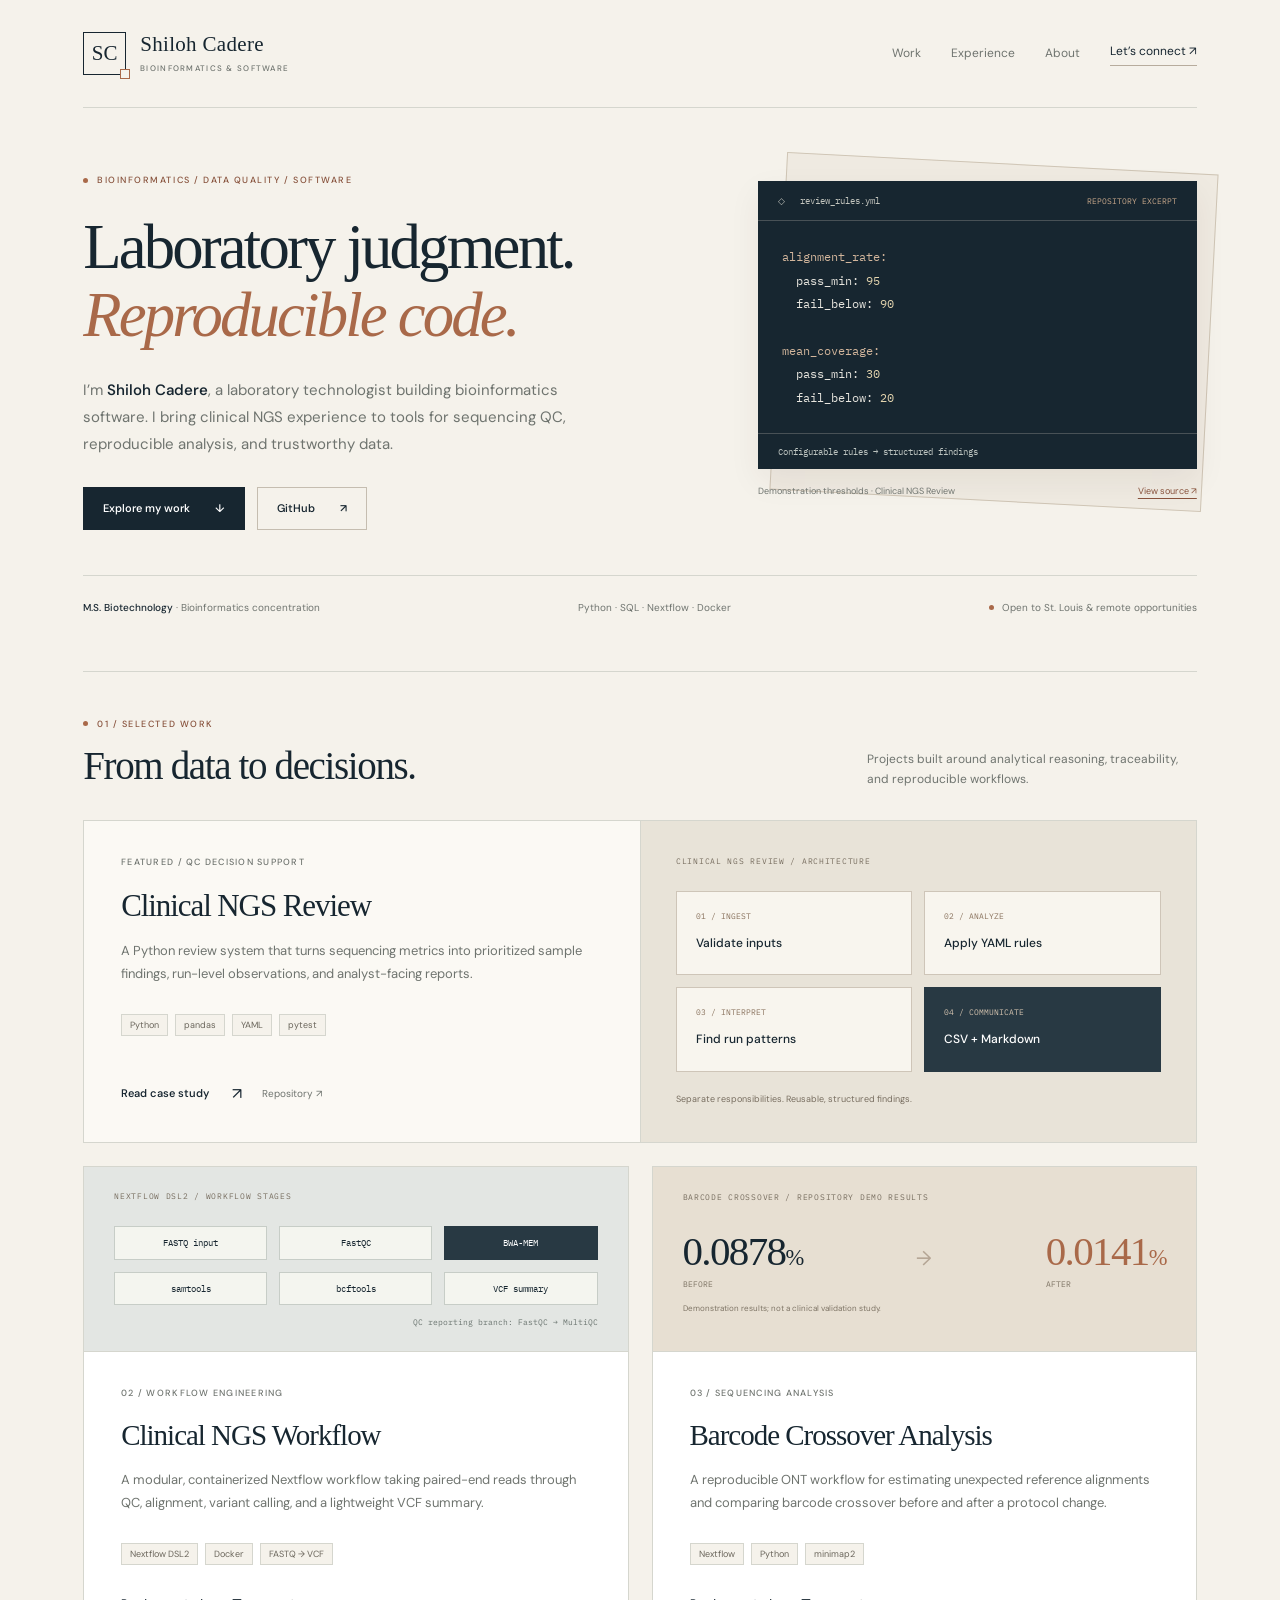
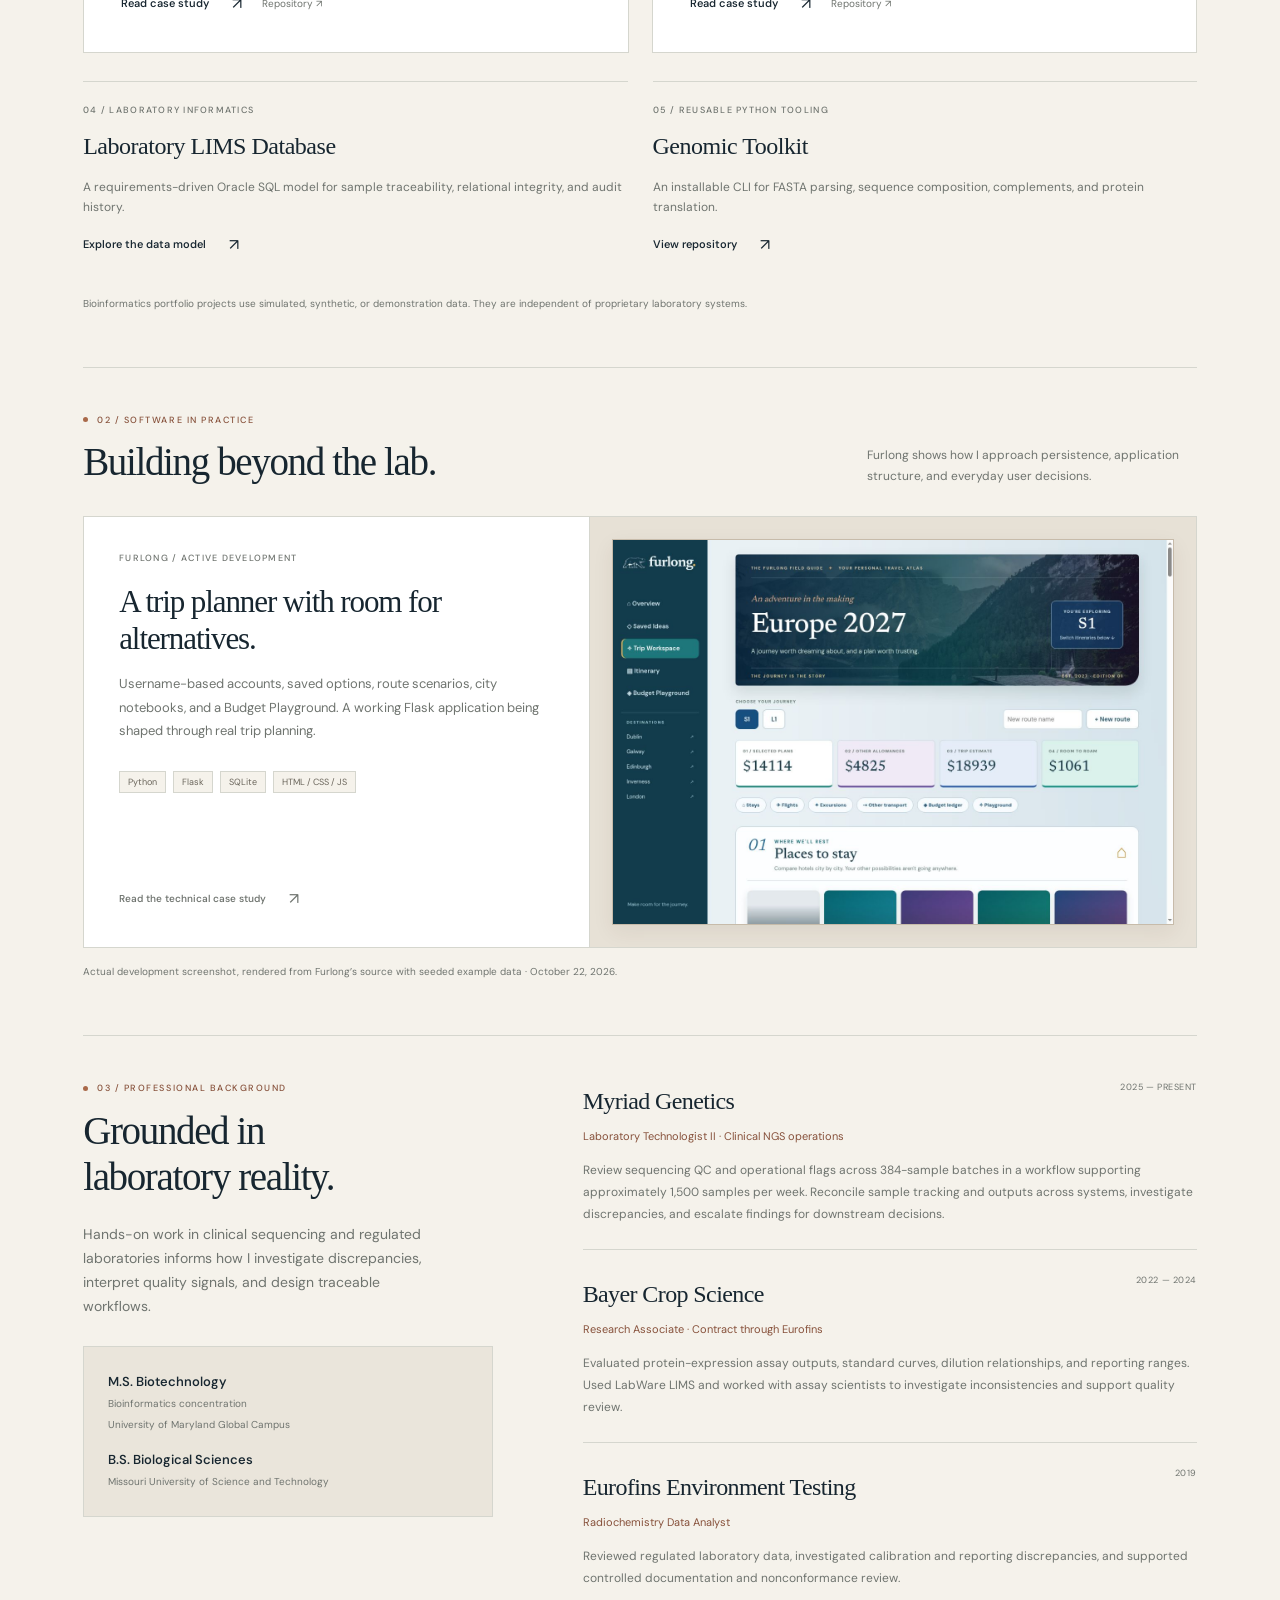
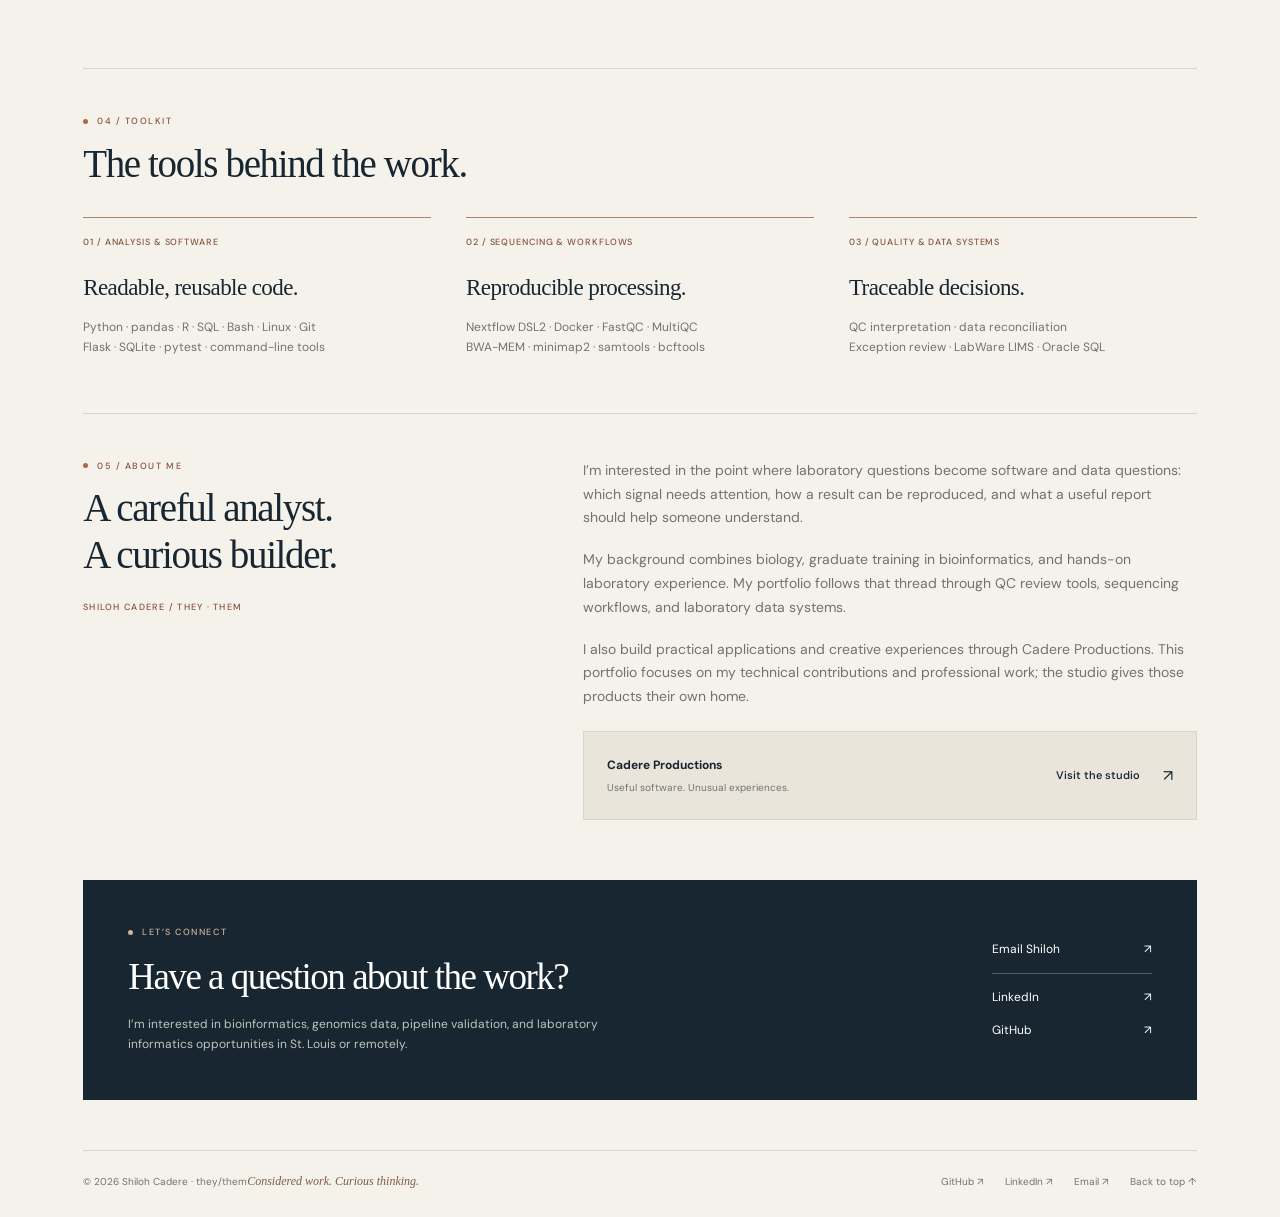
<file: index.html>
<!DOCTYPE html>

<html lang="en"><head><meta charset="utf-8"/><meta content="width=device-width,initial-scale=1" name="viewport"/><meta content="#172630" name="theme-color"/><meta content="Shiloh Cadere: laboratory experience, bioinformatics software, reproducible sequencing workflows, and thoughtful data systems." name="description"/><title>Bioinformatics, data quality &amp; software | Shiloh Cadere</title><link href="/assets/favicon.svg" rel="icon" type="image/svg+xml"/><link href="/assets/style.css" rel="stylesheet"/></head><body id="top"><a class="skip" href="#main">Skip to content</a><div class="wrap"><header class="header"><a aria-label="Shiloh Cadere home" class="identity" href="/"><span aria-hidden="true" class="identity-mark">SC</span><span class="identity-name">Shiloh Cadere<small>Bioinformatics &amp; software</small></span></a><nav aria-label="Main navigation" class="nav"><a href="/#work">Work</a><a href="/#experience">Experience</a><a class="optional" href="/#about">About</a><a class="nav-contact" href="/#contact">Let’s connect ↗</a></nav></header></div><main class="wrap" id="main"><section class="hero"><div class="hero-grid"><div><div class="eyebrow">Bioinformatics / Data quality / Software</div><h1>Laboratory judgment.<br/><span>Reproducible code.</span></h1><p class="intro">I’m <strong>Shiloh Cadere</strong>, a laboratory technologist building bioinformatics software. I bring clinical NGS experience to tools for sequencing QC, reproducible analysis, and trustworthy data.</p><div class="actions"><a class="button" href="#work">Explore my work <span aria-hidden="true">↓</span></a><a class="button secondary" href="https://github.com/ShilohCadere" rel="noopener noreferrer" target="_blank">GitHub <span aria-hidden="true">↗</span></a></div></div><div class="code-composition"><div class="code-window"><div class="filebar"><span>◇   review_rules.yml</span><span>REPOSITORY EXCERPT</span></div><pre><span class="code-key">alignment_rate:</span>
  pass_min: <span class="code-value">95</span>
  fail_below: <span class="code-value">90</span>

<span class="code-key">mean_coverage:</span>
  pass_min: <span class="code-value">30</span>
  fail_below: <span class="code-value">20</span></pre><div class="code-foot">Configurable rules → structured findings</div></div><div class="code-caption"><span>Demonstration thresholds · Clinical NGS Review</span><a href="https://github.com/ShilohCadere/clinical-ngs-review/blob/main/config/review_rules.yml" rel="noopener noreferrer" target="_blank">View source ↗</a></div></div></div><div class="hero-meta"><div><strong>M.S. Biotechnology</strong> · Bioinformatics concentration</div><div>Python · SQL · Nextflow · Docker</div><div class="availability">Open to St. Louis &amp; remote opportunities</div></div></section><section class="section" id="work"><div class="section-head"><div><div class="eyebrow">01 / Selected work</div><h2>From data to decisions.</h2></div><p>Projects built around analytical reasoning, traceability, and reproducible workflows.</p></div><article class="featured"><div class="project-copy"><div class="project-number">Featured / QC decision support</div><h3>Clinical NGS Review</h3><p>A Python review system that turns sequencing metrics into prioritized sample findings, run-level observations, and analyst-facing reports.</p><div class="tags"><span>Python</span><span>pandas</span><span>YAML</span><span>pytest</span></div><div class="project-actions"><a class="textlink" href="/work/clinical-ngs-review/">Read case study</a><a href="https://github.com/ShilohCadere/clinical-ngs-review" rel="noopener noreferrer" target="_blank">Repository ↗</a></div></div><div aria-label="Review architecture: validate inputs, apply YAML rules, identify run patterns, produce CSV and Markdown reports." class="review-art" role="img"><div class="art-caption">Clinical NGS Review / architecture</div><div class="review-layers"><div class="layer"><small>01 / INGEST</small><strong>Validate inputs</strong></div><div class="layer"><small>02 / ANALYZE</small><strong>Apply YAML rules</strong></div><div class="layer"><small>03 / INTERPRET</small><strong>Find run patterns</strong></div><div class="layer"><small>04 / COMMUNICATE</small><strong>CSV + Markdown</strong></div></div><p class="art-note">Separate responsibilities. Reusable, structured findings.</p></div></article><div class="project-grid"><article class="project-card"><div aria-label="Nextflow workflow stages: FASTQ input, FastQC, BWA-MEM alignment, samtools, bcftools, VCF summary, with MultiQC receiving FastQC results." class="pipeline-art" role="img"><div class="art-caption">Nextflow DSL2 / workflow stages</div><div class="flow-nodes"><span>FASTQ input</span><span>FastQC</span><span>BWA-MEM</span><span>samtools</span><span>bcftools</span><span>VCF summary</span></div><div class="flow-foot">QC reporting branch: FastQC → MultiQC</div></div><div class="project-copy"><div class="project-number">02 / Workflow engineering</div><h3>Clinical NGS Workflow</h3><p>A modular, containerized Nextflow workflow taking paired-end reads through QC, alignment, variant calling, and a lightweight VCF summary.</p><div class="tags"><span>Nextflow DSL2</span><span>Docker</span><span>FASTQ → VCF</span></div><div class="project-actions"><a class="textlink" href="/work/clinical-ngs-workflow/">Read case study</a><a href="https://github.com/ShilohCadere/clinical-ngs-workflow" rel="noopener noreferrer" target="_blank">Repository ↗</a></div></div></article><article class="project-card"><div class="barcode-art"><div class="art-caption">Barcode crossover / repository demo results</div><div class="result-pair"><div><strong>0.0878<span style="font-size:.55em">%</span></strong><small>BEFORE</small></div><span aria-hidden="true">→</span><div><strong>0.0141<span style="font-size:.55em">%</span></strong><small>AFTER</small></div></div><div class="result-note">Demonstration results; not a clinical validation study.</div></div><div class="project-copy"><div class="project-number">03 / Sequencing analysis</div><h3>Barcode Crossover Analysis</h3><p>A reproducible ONT workflow for estimating unexpected reference alignments and comparing barcode crossover before and after a protocol change.</p><div class="tags"><span>Nextflow</span><span>Python</span><span>minimap2</span></div><div class="project-actions"><a class="textlink" href="/work/barcode-crossover/">Read case study</a><a href="https://github.com/ShilohCadere/ont-barcode-crossover-analysis" rel="noopener noreferrer" target="_blank">Repository ↗</a></div></div></article></div><div class="more-work"><article class="compact-project"><div class="project-number">04 / Laboratory informatics</div><h3>Laboratory LIMS Database</h3><p>A requirements-driven Oracle SQL model for sample traceability, relational integrity, and audit history.</p><a class="textlink" href="/work/laboratory-lims/">Explore the data model</a></article><article class="compact-project"><div class="project-number">05 / Reusable Python tooling</div><h3>Genomic Toolkit</h3><p>An installable CLI for FASTA parsing, sequence composition, complements, and protein translation.</p><a class="textlink" href="https://github.com/ShilohCadere/Genomic-Toolkit" rel="noopener noreferrer" target="_blank">View repository</a></article></div><p class="section-subnote">Bioinformatics portfolio projects use simulated, synthetic, or demonstration data. They are independent of proprietary laboratory systems.</p></section><section class="section"><div class="section-head"><div><div class="eyebrow">02 / Software in practice</div><h2>Building beyond the lab.</h2></div><p>Furlong shows how I approach persistence, application structure, and everyday user decisions.</p></div><article class="software"><div class="project-copy"><div class="project-number">Furlong / Active development</div><h3>A trip planner with room for alternatives.</h3><p>Username-based accounts, saved options, route scenarios, city notebooks, and a Budget Playground. A working Flask application being shaped through real trip planning.</p><div class="tags"><span>Python</span><span>Flask</span><span>SQLite</span><span>HTML / CSS / JS</span></div><div class="project-actions"><a class="textlink" href="/work/furlong/">Read the technical case study</a></div></div><a aria-label="Explore the Furlong technical case study" class="software-screen" href="/work/furlong/"><img alt="Actual Furlong development interface with route scenarios, trip totals, and city navigation." height="926" loading="lazy" src="/assets/furlong-workspace-development.jpg" width="1348"/></a></article><p class="section-subnote">Actual development screenshot, rendered from Furlong’s source with seeded example data · October 22, 2026.</p></section><section class="section" id="experience"><div class="experience-layout"><div class="experience-intro"><div class="eyebrow">03 / Professional background</div><h2 class="section-heading">Grounded in<br/>laboratory reality.</h2><p>Hands-on work in clinical sequencing and regulated laboratories informs how I investigate discrepancies, interpret quality signals, and design traceable workflows.</p><div class="education"><div><strong>M.S. Biotechnology</strong><span>Bioinformatics concentration<br/>University of Maryland Global Campus</span></div><div><strong>B.S. Biological Sciences</strong><span>Missouri University of Science and Technology</span></div></div></div><div class="timeline"><article class="job"><div class="job-line"><h3>Myriad Genetics</h3><time>2025 — PRESENT</time></div><div class="job-role">Laboratory Technologist II · Clinical NGS operations</div><p>Review sequencing QC and operational flags across 384-sample batches in a workflow supporting approximately 1,500 samples per week. Reconcile sample tracking and outputs across systems, investigate discrepancies, and escalate findings for downstream decisions.</p></article><article class="job"><div class="job-line"><h3>Bayer Crop Science</h3><time>2022 — 2024</time></div><div class="job-role">Research Associate · Contract through Eurofins</div><p>Evaluated protein-expression assay outputs, standard curves, dilution relationships, and reporting ranges. Used LabWare LIMS and worked with assay scientists to investigate inconsistencies and support quality review.</p></article><article class="job"><div class="job-line"><h3>Eurofins Environment Testing</h3><time>2019</time></div><div class="job-role">Radiochemistry Data Analyst</div><p>Reviewed regulated laboratory data, investigated calibration and reporting discrepancies, and supported controlled documentation and nonconformance review.</p></article></div></div></section><section class="section" id="skills"><div class="section-head"><div><div class="eyebrow">04 / Toolkit</div><h2>The tools behind the work.</h2></div></div><div class="toolkit"><div><small>01 / ANALYSIS &amp; SOFTWARE</small><h3>Readable, reusable code.</h3><p>Python · pandas · R · SQL · Bash · Linux · Git<br/>Flask · SQLite · pytest · command-line tools</p></div><div><small>02 / SEQUENCING &amp; WORKFLOWS</small><h3>Reproducible processing.</h3><p>Nextflow DSL2 · Docker · FastQC · MultiQC<br/>BWA-MEM · minimap2 · samtools · bcftools</p></div><div><small>03 / QUALITY &amp; DATA SYSTEMS</small><h3>Traceable decisions.</h3><p>QC interpretation · data reconciliation<br/>Exception review · LabWare LIMS · Oracle SQL</p></div></div></section><section class="section" id="about"><div class="about-grid"><div><div class="eyebrow">05 / About me</div><h2 class="section-heading">A careful analyst.<br/>A curious builder.</h2><div class="personal-label">SHILOH CADERE / THEY · THEM</div></div><div class="about-copy"><p>I’m interested in the point where laboratory questions become software and data questions: which signal needs attention, how a result can be reproduced, and what a useful report should help someone understand.</p><p>My background combines biology, graduate training in bioinformatics, and hands-on laboratory experience. My portfolio follows that thread through QC review tools, sequencing workflows, and laboratory data systems.</p><p>I also build practical applications and creative experiences through Cadere Productions. This portfolio focuses on my technical contributions and professional work; the studio gives those products their own home.</p><div class="studio-link"><div><strong>Cadere Productions</strong><small>Useful software. Unusual experiences.</small></div><a class="textlink" href="https://shilohcadere.github.io/cadere-productions" rel="noopener noreferrer" target="_blank">Visit the studio</a></div></div></div></section><section class="contact" id="contact"><div><div class="eyebrow">Let’s connect</div><h2>Have a question about the work?</h2><p>I’m interested in bioinformatics, genomics data, pipeline validation, and laboratory informatics opportunities in St. Louis or remotely.</p></div><div class="contact-links"><a href="mailto:shilohcadere@gmail.com">Email Shiloh <span>↗</span></a><a href="https://www.linkedin.com/in/shilohsmithcadere/" rel="noopener noreferrer" target="_blank">LinkedIn <span>↗</span></a><a href="https://github.com/ShilohCadere" rel="noopener noreferrer" target="_blank">GitHub <span>↗</span></a></div></section></main><footer class="wrap"><div class="footer"><span>© 2026 Shiloh Cadere · they/them<span class="footer-signoff">Considered work. Curious thinking.</span></span><div class="footer-links"><a href="https://github.com/ShilohCadere" rel="noopener noreferrer" target="_blank">GitHub ↗</a><a href="https://www.linkedin.com/in/shilohsmithcadere/" rel="noopener noreferrer" target="_blank">LinkedIn ↗</a><a href="mailto:shilohcadere@gmail.com">Email ↗</a><a href="#top">Back to top ↑</a></div></div></footer></body></html>
</file>
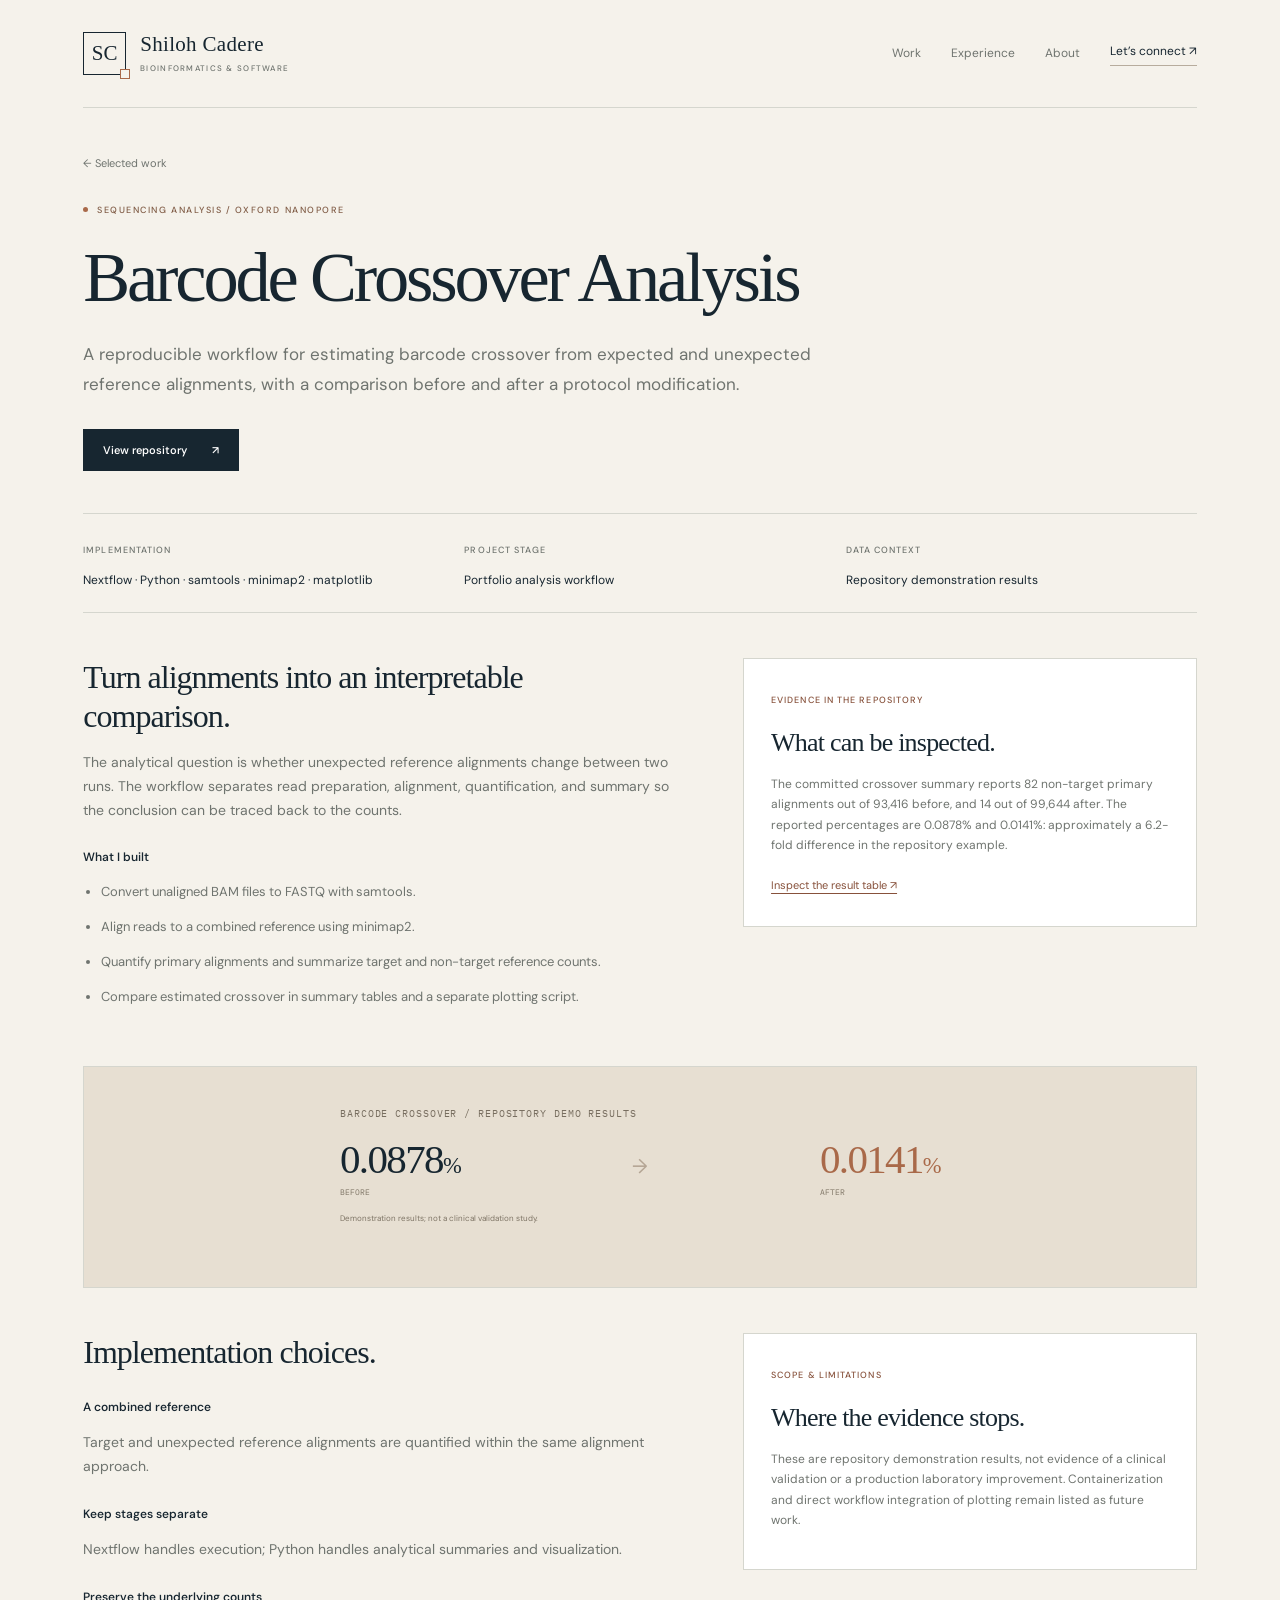
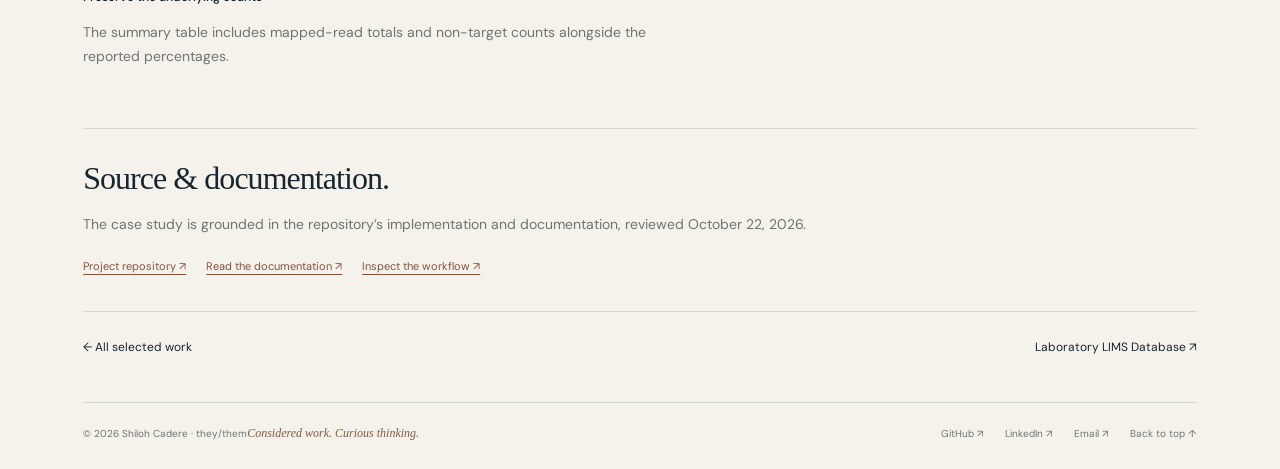
<file: work/barcode-crossover/index.html>
<!DOCTYPE html>

<html lang="en"><head><meta charset="utf-8"/><meta content="width=device-width,initial-scale=1" name="viewport"/><meta content="#172630" name="theme-color"/><meta content="A reproducible workflow for estimating barcode crossover from expected and unexpected reference alignments, with a comparison before and after a protocol modification." name="description"/><title>Barcode Crossover Analysis | Shiloh Cadere</title><link href="/assets/favicon.svg" rel="icon" type="image/svg+xml"/><link href="/assets/style.css" rel="stylesheet"/></head><body id="top"><a class="skip" href="#main">Skip to content</a><div class="wrap"><header class="header"><a aria-label="Shiloh Cadere home" class="identity" href="/"><span aria-hidden="true" class="identity-mark">SC</span><span class="identity-name">Shiloh Cadere<small>Bioinformatics &amp; software</small></span></a><nav aria-label="Main navigation" class="nav"><a href="/#work">Work</a><a href="/#experience">Experience</a><a class="optional" href="/#about">About</a><a class="nav-contact" href="/#contact">Let’s connect ↗</a></nav></header></div><main class="wrap" id="main"><header class="case-head"><a class="breadcrumb" href="/#work">← Selected work</a><div class="eyebrow">Sequencing analysis / Oxford Nanopore</div><h1>Barcode Crossover Analysis</h1><p>A reproducible workflow for estimating barcode crossover from expected and unexpected reference alignments, with a comparison before and after a protocol modification.</p><div class="actions"><a class="button" href="https://github.com/ShilohCadere/ont-barcode-crossover-analysis" rel="noopener noreferrer" target="_blank">View repository <span>↗</span></a></div></header><div class="case-facts"><div><small>Implementation</small><p>Nextflow · Python · samtools · minimap2 · matplotlib</p></div><div><small>Project stage</small><p>Portfolio analysis workflow</p></div><div><small>Data context</small><p>Repository demonstration results</p></div></div><section class="case-body"><div><h2>Turn alignments into an interpretable comparison.</h2><p>The analytical question is whether unexpected reference alignments change between two runs. The workflow separates read preparation, alignment, quantification, and summary so the conclusion can be traced back to the counts.</p><h3>What I built</h3><ul><li>Convert unaligned BAM files to FASTQ with samtools.</li><li>Align reads to a combined reference using minimap2.</li><li>Quantify primary alignments and summarize target and non-target reference counts.</li><li>Compare estimated crossover in summary tables and a separate plotting script.</li></ul></div><aside class="evidence-box"><small>Evidence in the repository</small><h2>What can be inspected.</h2><p>The committed crossover summary reports 82 non-target primary alignments out of 93,416 before, and 14 out of 99,644 after. The reported percentages are 0.0878% and 0.0141%: approximately a 6.2-fold difference in the repository example.</p><div class="source-list"><a href="https://github.com/ShilohCadere/ont-barcode-crossover-analysis/blob/main/results/nextflow/crossover_summary.tsv" rel="noopener noreferrer" target="_blank">Inspect the result table ↗</a></div></aside></section><div class="case-visual"><div class="barcode-art"><div class="art-caption">Barcode crossover / repository demo results</div><div class="result-pair"><div><strong>0.0878<span style="font-size:.55em">%</span></strong><small>BEFORE</small></div><span aria-hidden="true">→</span><div><strong>0.0141<span style="font-size:.55em">%</span></strong><small>AFTER</small></div></div><div class="result-note">Demonstration results; not a clinical validation study.</div></div></div><section class="case-body"><div><h2>Implementation choices.</h2><h3>A combined reference</h3><p>Target and unexpected reference alignments are quantified within the same alignment approach.</p><h3>Keep stages separate</h3><p>Nextflow handles execution; Python handles analytical summaries and visualization.</p><h3>Preserve the underlying counts</h3><p>The summary table includes mapped-read totals and non-target counts alongside the reported percentages.</p></div><aside class="evidence-box"><small>Scope &amp; limitations</small><h2>Where the evidence stops.</h2><p>These are repository demonstration results, not evidence of a clinical validation or a production laboratory improvement. Containerization and direct workflow integration of plotting remain listed as future work.</p></aside></section><section class="case-section"><h2>Source &amp; documentation.</h2><p>The case study is grounded in the repository’s implementation and documentation, reviewed October 22, 2026.</p><div class="source-list"><a href="https://github.com/ShilohCadere/ont-barcode-crossover-analysis" rel="noopener noreferrer" target="_blank">Project repository ↗</a><a href="https://github.com/ShilohCadere/ont-barcode-crossover-analysis/blob/main/README.md" rel="noopener noreferrer" target="_blank">Read the documentation ↗</a><a href="https://github.com/ShilohCadere/ont-barcode-crossover-analysis/blob/main/workflow/main.nf" rel="noopener noreferrer" target="_blank">Inspect the workflow ↗</a></div></section><div class="case-next"><a href="/#work">← All selected work</a><a href="/work/laboratory-lims/">Laboratory LIMS Database ↗</a></div></main><footer class="wrap"><div class="footer"><span>© 2026 Shiloh Cadere · they/them<span class="footer-signoff">Considered work. Curious thinking.</span></span><div class="footer-links"><a href="https://github.com/ShilohCadere" rel="noopener noreferrer" target="_blank">GitHub ↗</a><a href="https://www.linkedin.com/in/shilohsmithcadere/" rel="noopener noreferrer" target="_blank">LinkedIn ↗</a><a href="mailto:shilohcadere@gmail.com">Email ↗</a><a href="#top">Back to top ↑</a></div></div></footer></body></html>
</file>
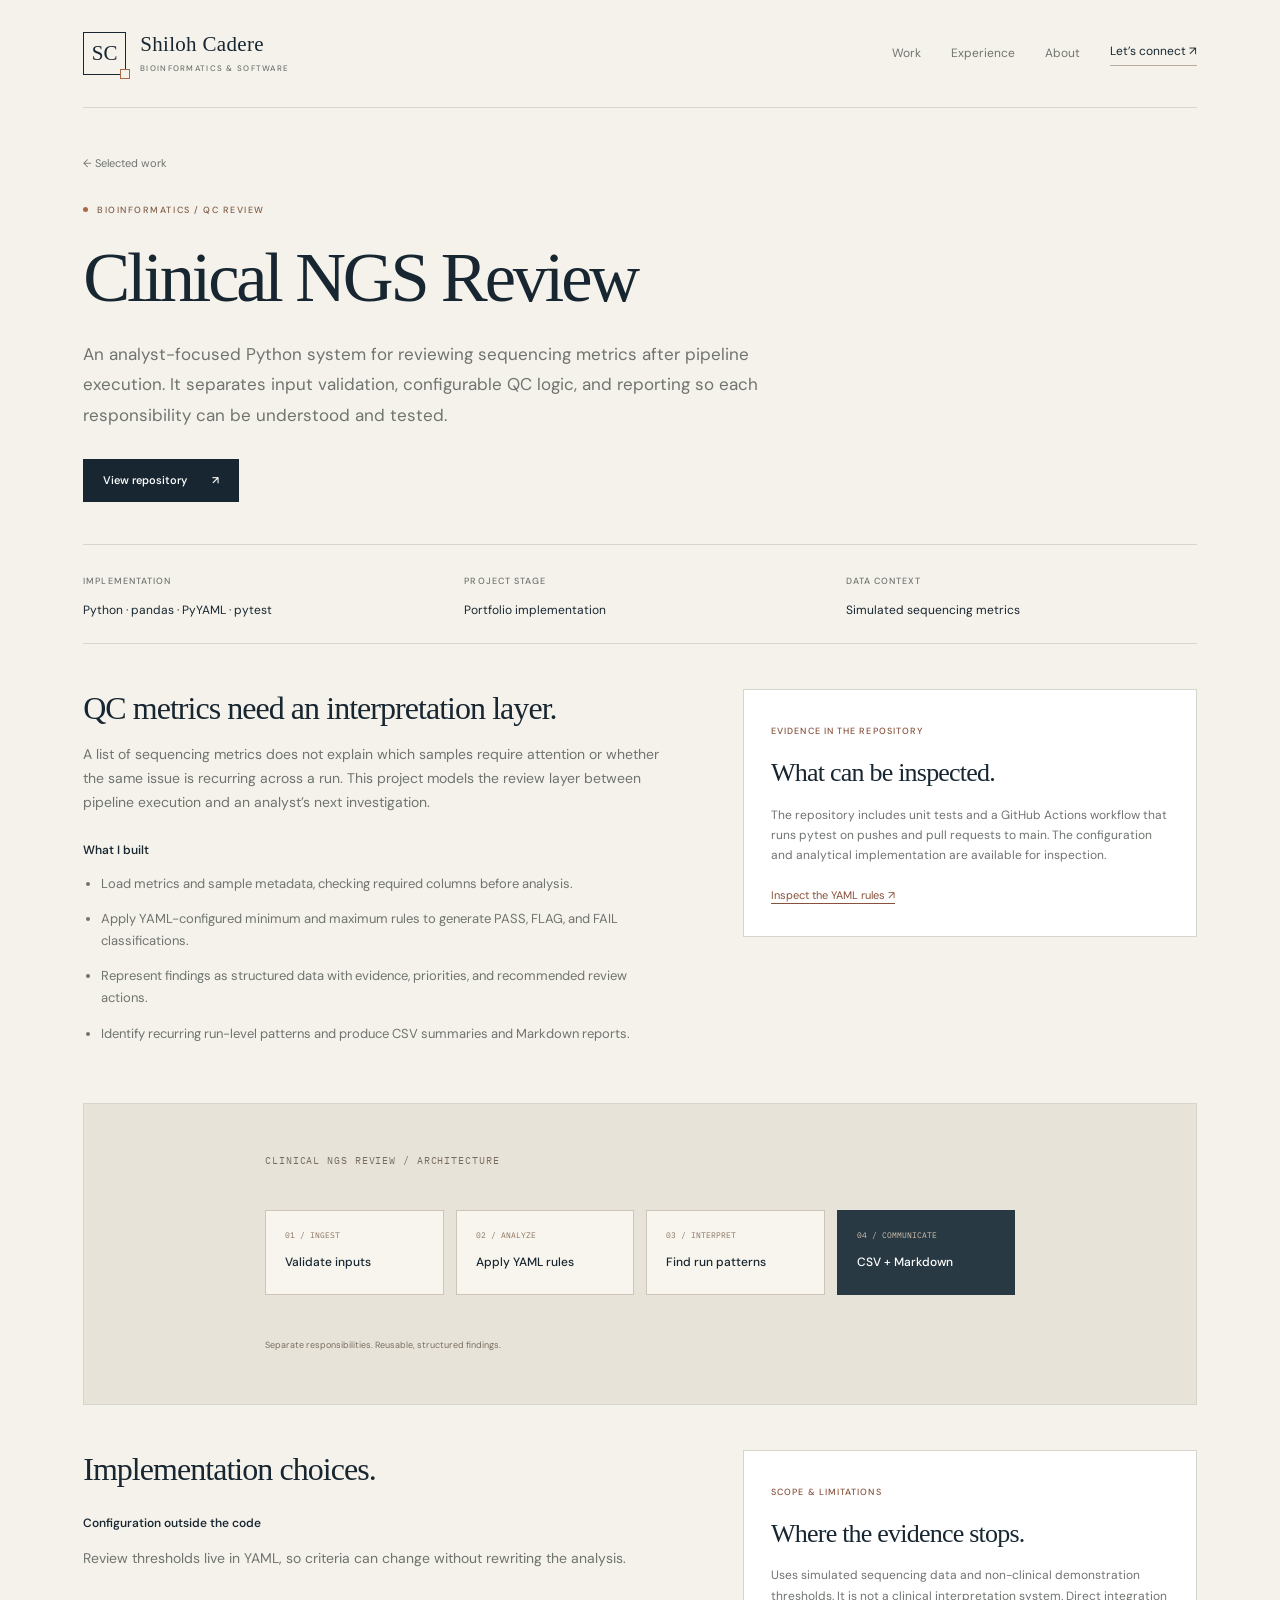
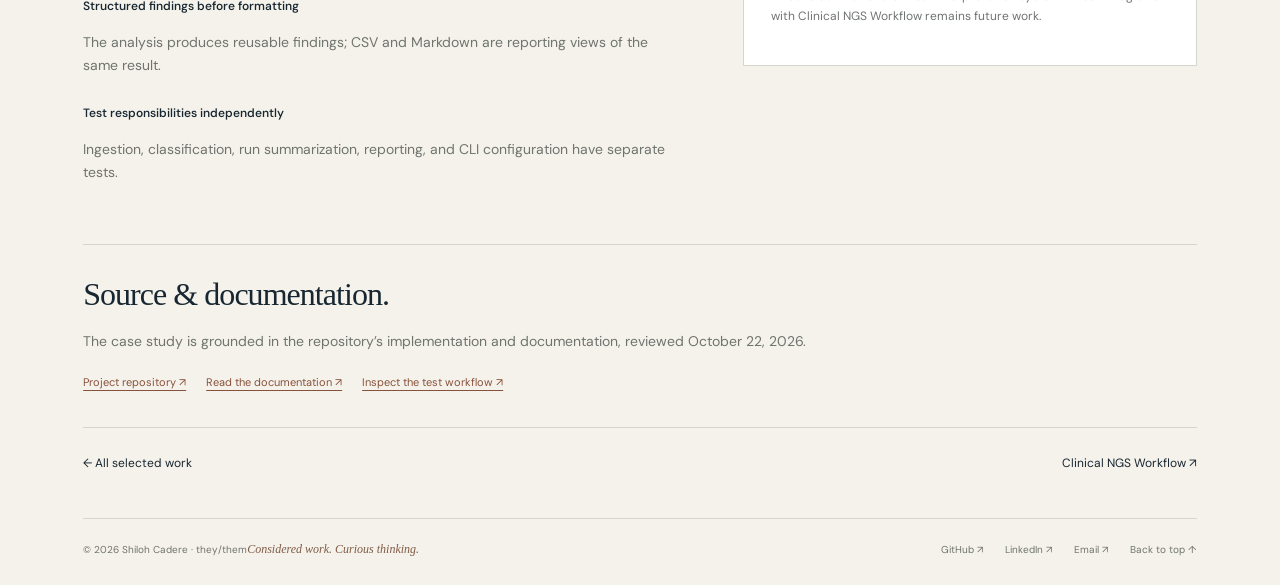
<file: work/clinical-ngs-review/index.html>
<!DOCTYPE html>

<html lang="en"><head><meta charset="utf-8"/><meta content="width=device-width,initial-scale=1" name="viewport"/><meta content="#172630" name="theme-color"/><meta content="An analyst-focused Python system for reviewing sequencing metrics after pipeline execution. It separates input validation, configurable QC logic, and reporting so each responsibility can be understood and tested." name="description"/><title>Clinical NGS Review | Shiloh Cadere</title><link href="/assets/favicon.svg" rel="icon" type="image/svg+xml"/><link href="/assets/style.css" rel="stylesheet"/></head><body id="top"><a class="skip" href="#main">Skip to content</a><div class="wrap"><header class="header"><a aria-label="Shiloh Cadere home" class="identity" href="/"><span aria-hidden="true" class="identity-mark">SC</span><span class="identity-name">Shiloh Cadere<small>Bioinformatics &amp; software</small></span></a><nav aria-label="Main navigation" class="nav"><a href="/#work">Work</a><a href="/#experience">Experience</a><a class="optional" href="/#about">About</a><a class="nav-contact" href="/#contact">Let’s connect ↗</a></nav></header></div><main class="wrap" id="main"><header class="case-head"><a class="breadcrumb" href="/#work">← Selected work</a><div class="eyebrow">Bioinformatics / QC review</div><h1>Clinical NGS Review</h1><p>An analyst-focused Python system for reviewing sequencing metrics after pipeline execution. It separates input validation, configurable QC logic, and reporting so each responsibility can be understood and tested.</p><div class="actions"><a class="button" href="https://github.com/ShilohCadere/clinical-ngs-review" rel="noopener noreferrer" target="_blank">View repository <span>↗</span></a></div></header><div class="case-facts"><div><small>Implementation</small><p>Python · pandas · PyYAML · pytest</p></div><div><small>Project stage</small><p>Portfolio implementation</p></div><div><small>Data context</small><p>Simulated sequencing metrics</p></div></div><section class="case-body"><div><h2>QC metrics need an interpretation layer.</h2><p>A list of sequencing metrics does not explain which samples require attention or whether the same issue is recurring across a run. This project models the review layer between pipeline execution and an analyst’s next investigation.</p><h3>What I built</h3><ul><li>Load metrics and sample metadata, checking required columns before analysis.</li><li>Apply YAML-configured minimum and maximum rules to generate PASS, FLAG, and FAIL classifications.</li><li>Represent findings as structured data with evidence, priorities, and recommended review actions.</li><li>Identify recurring run-level patterns and produce CSV summaries and Markdown reports.</li></ul></div><aside class="evidence-box"><small>Evidence in the repository</small><h2>What can be inspected.</h2><p>The repository includes unit tests and a GitHub Actions workflow that runs pytest on pushes and pull requests to main. The configuration and analytical implementation are available for inspection.</p><div class="source-list"><a href="https://github.com/ShilohCadere/clinical-ngs-review/blob/main/config/review_rules.yml" rel="noopener noreferrer" target="_blank">Inspect the YAML rules ↗</a></div></aside></section><div class="case-visual"><div aria-label="Review architecture: validate inputs, apply YAML rules, identify run patterns, produce CSV and Markdown reports." class="review-art" role="img"><div class="art-caption">Clinical NGS Review / architecture</div><div class="review-layers"><div class="layer"><small>01 / INGEST</small><strong>Validate inputs</strong></div><div class="layer"><small>02 / ANALYZE</small><strong>Apply YAML rules</strong></div><div class="layer"><small>03 / INTERPRET</small><strong>Find run patterns</strong></div><div class="layer"><small>04 / COMMUNICATE</small><strong>CSV + Markdown</strong></div></div><p class="art-note">Separate responsibilities. Reusable, structured findings.</p></div></div><section class="case-body"><div><h2>Implementation choices.</h2><h3>Configuration outside the code</h3><p>Review thresholds live in YAML, so criteria can change without rewriting the analysis.</p><h3>Structured findings before formatting</h3><p>The analysis produces reusable findings; CSV and Markdown are reporting views of the same result.</p><h3>Test responsibilities independently</h3><p>Ingestion, classification, run summarization, reporting, and CLI configuration have separate tests.</p></div><aside class="evidence-box"><small>Scope &amp; limitations</small><h2>Where the evidence stops.</h2><p>Uses simulated sequencing data and non-clinical demonstration thresholds. It is not a clinical interpretation system. Direct integration with Clinical NGS Workflow remains future work.</p></aside></section><section class="case-section"><h2>Source &amp; documentation.</h2><p>The case study is grounded in the repository’s implementation and documentation, reviewed October 22, 2026.</p><div class="source-list"><a href="https://github.com/ShilohCadere/clinical-ngs-review" rel="noopener noreferrer" target="_blank">Project repository ↗</a><a href="https://github.com/ShilohCadere/clinical-ngs-review/blob/main/README.md" rel="noopener noreferrer" target="_blank">Read the documentation ↗</a><a href="https://github.com/ShilohCadere/clinical-ngs-review/blob/main/.github/workflows/tests.yml" rel="noopener noreferrer" target="_blank">Inspect the test workflow ↗</a></div></section><div class="case-next"><a href="/#work">← All selected work</a><a href="/work/clinical-ngs-workflow/">Clinical NGS Workflow ↗</a></div></main><footer class="wrap"><div class="footer"><span>© 2026 Shiloh Cadere · they/them<span class="footer-signoff">Considered work. Curious thinking.</span></span><div class="footer-links"><a href="https://github.com/ShilohCadere" rel="noopener noreferrer" target="_blank">GitHub ↗</a><a href="https://www.linkedin.com/in/shilohsmithcadere/" rel="noopener noreferrer" target="_blank">LinkedIn ↗</a><a href="mailto:shilohcadere@gmail.com">Email ↗</a><a href="#top">Back to top ↑</a></div></div></footer></body></html>
</file>
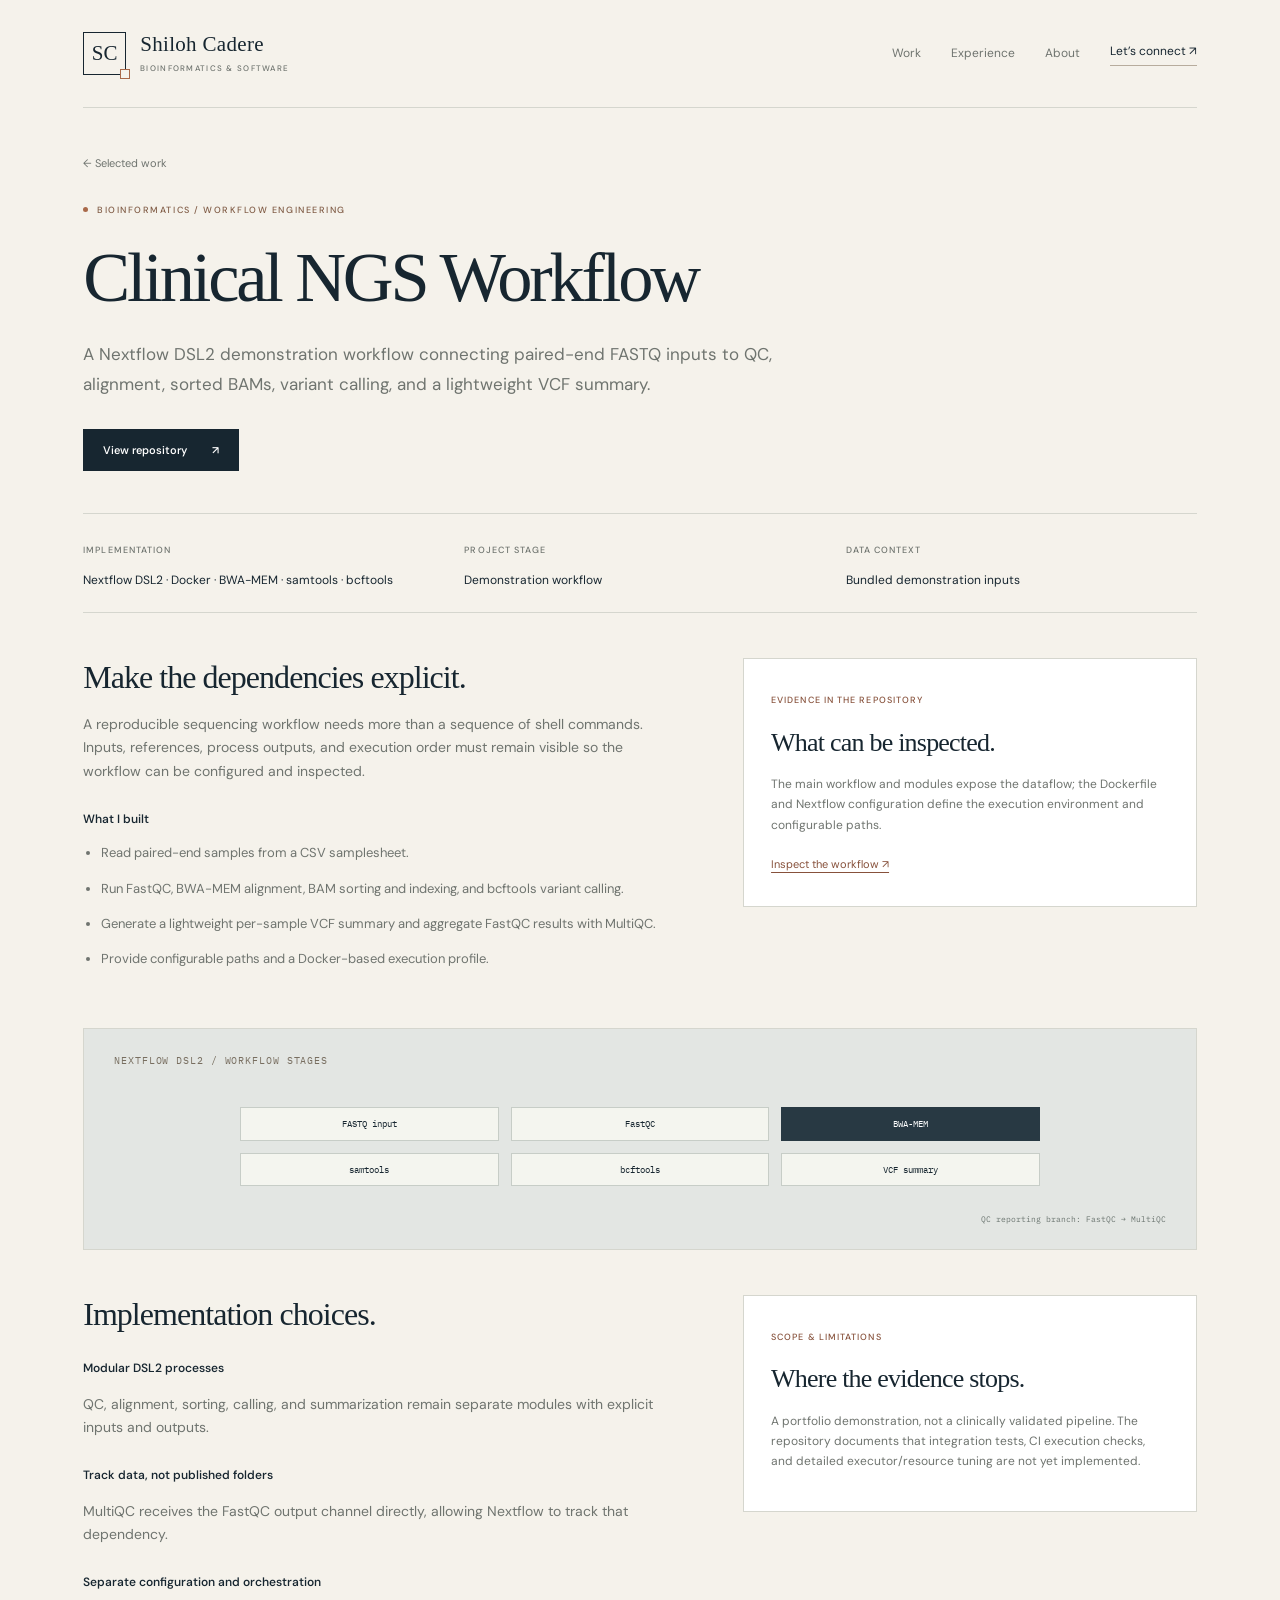
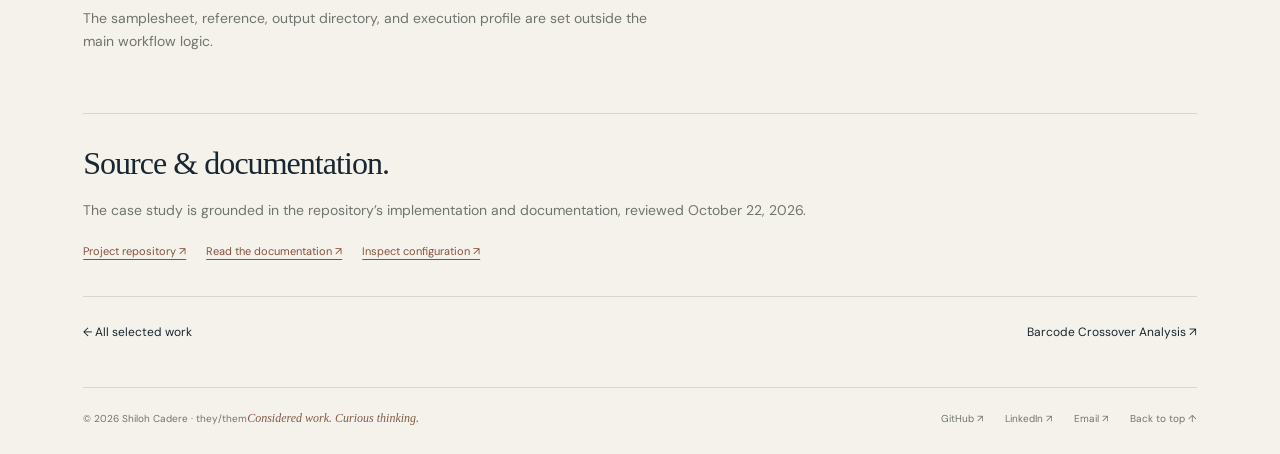
<file: work/clinical-ngs-workflow/index.html>
<!DOCTYPE html>

<html lang="en"><head><meta charset="utf-8"/><meta content="width=device-width,initial-scale=1" name="viewport"/><meta content="#172630" name="theme-color"/><meta content="A Nextflow DSL2 demonstration workflow connecting paired-end FASTQ inputs to QC, alignment, sorted BAMs, variant calling, and a lightweight VCF summary." name="description"/><title>Clinical NGS Workflow | Shiloh Cadere</title><link href="/assets/favicon.svg" rel="icon" type="image/svg+xml"/><link href="/assets/style.css" rel="stylesheet"/></head><body id="top"><a class="skip" href="#main">Skip to content</a><div class="wrap"><header class="header"><a aria-label="Shiloh Cadere home" class="identity" href="/"><span aria-hidden="true" class="identity-mark">SC</span><span class="identity-name">Shiloh Cadere<small>Bioinformatics &amp; software</small></span></a><nav aria-label="Main navigation" class="nav"><a href="/#work">Work</a><a href="/#experience">Experience</a><a class="optional" href="/#about">About</a><a class="nav-contact" href="/#contact">Let’s connect ↗</a></nav></header></div><main class="wrap" id="main"><header class="case-head"><a class="breadcrumb" href="/#work">← Selected work</a><div class="eyebrow">Bioinformatics / Workflow engineering</div><h1>Clinical NGS Workflow</h1><p>A Nextflow DSL2 demonstration workflow connecting paired-end FASTQ inputs to QC, alignment, sorted BAMs, variant calling, and a lightweight VCF summary.</p><div class="actions"><a class="button" href="https://github.com/ShilohCadere/clinical-ngs-workflow" rel="noopener noreferrer" target="_blank">View repository <span>↗</span></a></div></header><div class="case-facts"><div><small>Implementation</small><p>Nextflow DSL2 · Docker · BWA-MEM · samtools · bcftools</p></div><div><small>Project stage</small><p>Demonstration workflow</p></div><div><small>Data context</small><p>Bundled demonstration inputs</p></div></div><section class="case-body"><div><h2>Make the dependencies explicit.</h2><p>A reproducible sequencing workflow needs more than a sequence of shell commands. Inputs, references, process outputs, and execution order must remain visible so the workflow can be configured and inspected.</p><h3>What I built</h3><ul><li>Read paired-end samples from a CSV samplesheet.</li><li>Run FastQC, BWA-MEM alignment, BAM sorting and indexing, and bcftools variant calling.</li><li>Generate a lightweight per-sample VCF summary and aggregate FastQC results with MultiQC.</li><li>Provide configurable paths and a Docker-based execution profile.</li></ul></div><aside class="evidence-box"><small>Evidence in the repository</small><h2>What can be inspected.</h2><p>The main workflow and modules expose the dataflow; the Dockerfile and Nextflow configuration define the execution environment and configurable paths.</p><div class="source-list"><a href="https://github.com/ShilohCadere/clinical-ngs-workflow/blob/main/main.nf" rel="noopener noreferrer" target="_blank">Inspect the workflow ↗</a></div></aside></section><div class="case-visual"><div aria-label="Nextflow workflow stages: FASTQ input, FastQC, BWA-MEM alignment, samtools, bcftools, VCF summary, with MultiQC receiving FastQC results." class="pipeline-art" role="img"><div class="art-caption">Nextflow DSL2 / workflow stages</div><div class="flow-nodes"><span>FASTQ input</span><span>FastQC</span><span>BWA-MEM</span><span>samtools</span><span>bcftools</span><span>VCF summary</span></div><div class="flow-foot">QC reporting branch: FastQC → MultiQC</div></div></div><section class="case-body"><div><h2>Implementation choices.</h2><h3>Modular DSL2 processes</h3><p>QC, alignment, sorting, calling, and summarization remain separate modules with explicit inputs and outputs.</p><h3>Track data, not published folders</h3><p>MultiQC receives the FastQC output channel directly, allowing Nextflow to track that dependency.</p><h3>Separate configuration and orchestration</h3><p>The samplesheet, reference, output directory, and execution profile are set outside the main workflow logic.</p></div><aside class="evidence-box"><small>Scope &amp; limitations</small><h2>Where the evidence stops.</h2><p>A portfolio demonstration, not a clinically validated pipeline. The repository documents that integration tests, CI execution checks, and detailed executor/resource tuning are not yet implemented.</p></aside></section><section class="case-section"><h2>Source &amp; documentation.</h2><p>The case study is grounded in the repository’s implementation and documentation, reviewed October 22, 2026.</p><div class="source-list"><a href="https://github.com/ShilohCadere/clinical-ngs-workflow" rel="noopener noreferrer" target="_blank">Project repository ↗</a><a href="https://github.com/ShilohCadere/clinical-ngs-workflow/blob/main/README.md" rel="noopener noreferrer" target="_blank">Read the documentation ↗</a><a href="https://github.com/ShilohCadere/clinical-ngs-workflow/blob/main/nextflow.config" rel="noopener noreferrer" target="_blank">Inspect configuration ↗</a></div></section><div class="case-next"><a href="/#work">← All selected work</a><a href="/work/barcode-crossover/">Barcode Crossover Analysis ↗</a></div></main><footer class="wrap"><div class="footer"><span>© 2026 Shiloh Cadere · they/them<span class="footer-signoff">Considered work. Curious thinking.</span></span><div class="footer-links"><a href="https://github.com/ShilohCadere" rel="noopener noreferrer" target="_blank">GitHub ↗</a><a href="https://www.linkedin.com/in/shilohsmithcadere/" rel="noopener noreferrer" target="_blank">LinkedIn ↗</a><a href="mailto:shilohcadere@gmail.com">Email ↗</a><a href="#top">Back to top ↑</a></div></div></footer></body></html>
</file>
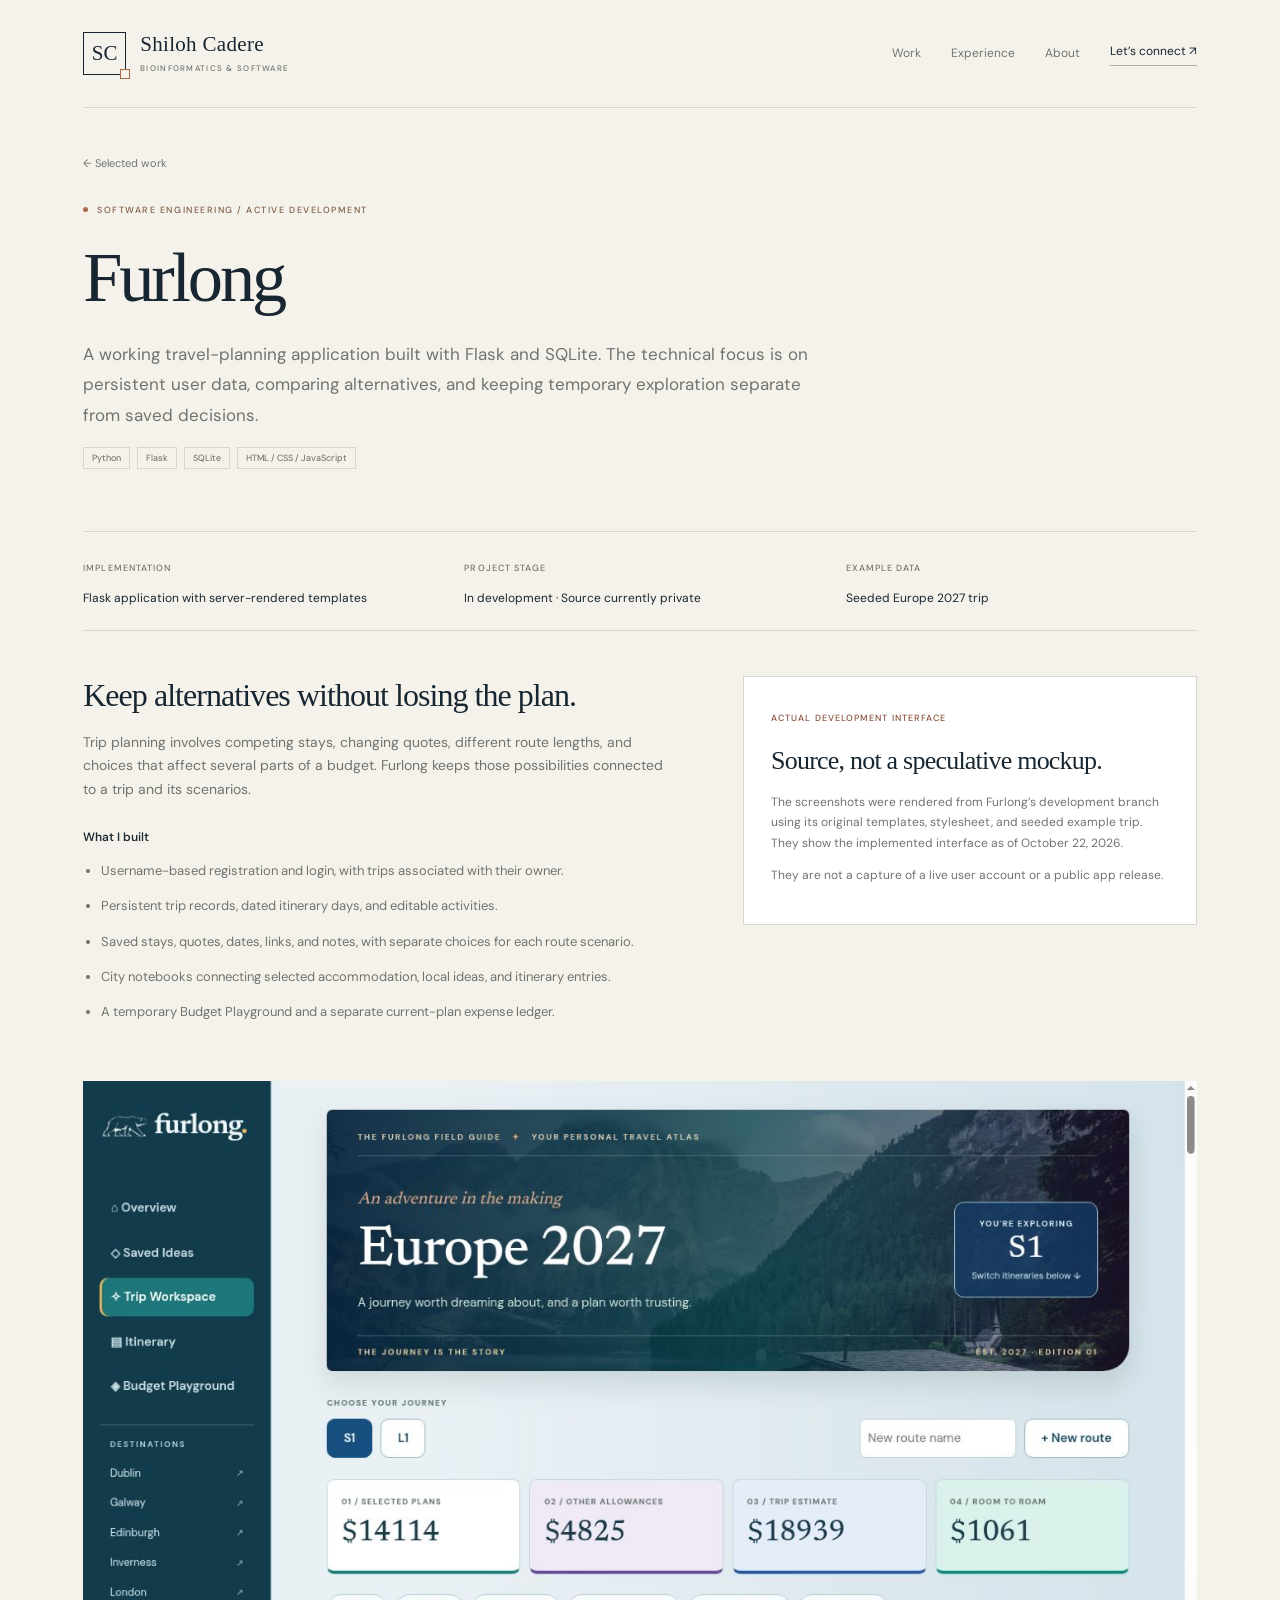
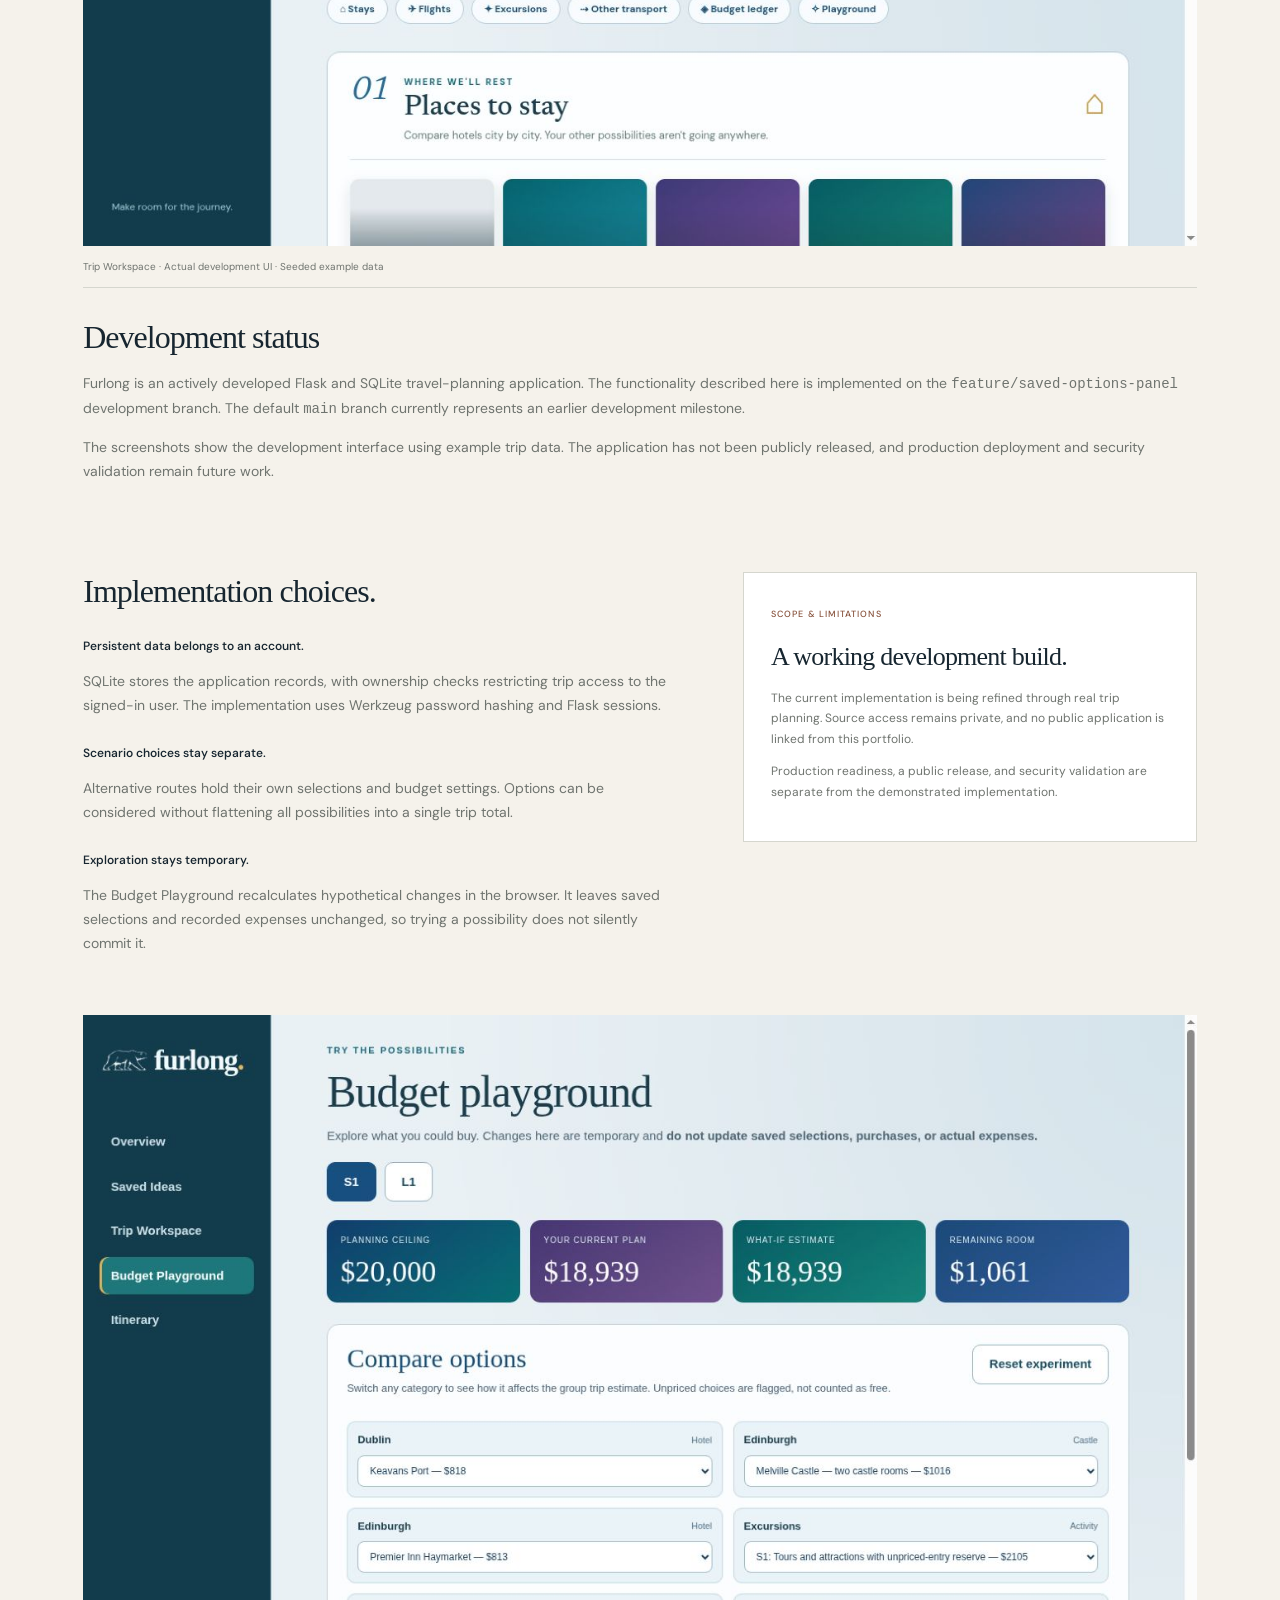
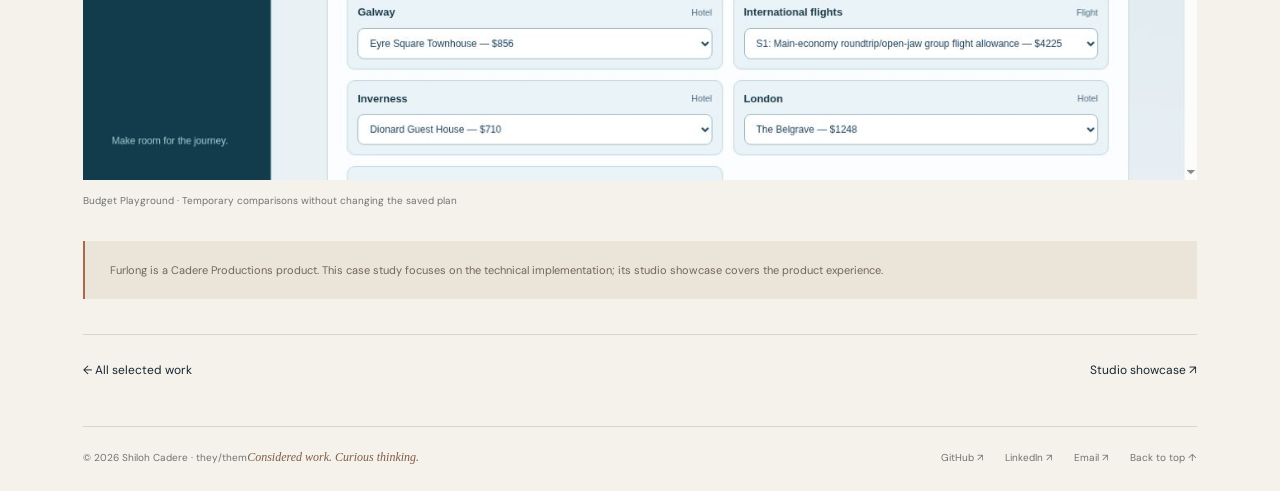
<file: work/furlong/index.html>
<!DOCTYPE html>

<html lang="en"><head><meta charset="utf-8"/><meta content="width=device-width,initial-scale=1" name="viewport"/><meta content="#172630" name="theme-color"/><meta content="Technical case study of Furlong: Flask, SQLite, user ownership, scenario comparisons, and a temporary Budget Playground." name="description"/><title>Furlong — technical case study | Shiloh Cadere</title><link href="/assets/favicon.svg" rel="icon" type="image/svg+xml"/><link href="/assets/style.css" rel="stylesheet"/></head><body id="top"><a class="skip" href="#main">Skip to content</a><div class="wrap"><header class="header"><a aria-label="Shiloh Cadere home" class="identity" href="/"><span aria-hidden="true" class="identity-mark">SC</span><span class="identity-name">Shiloh Cadere<small>Bioinformatics &amp; software</small></span></a><nav aria-label="Main navigation" class="nav"><a href="/#work">Work</a><a href="/#experience">Experience</a><a class="optional" href="/#about">About</a><a class="nav-contact" href="/#contact">Let’s connect ↗</a></nav></header></div><main class="wrap" id="main"><header class="case-head"><a class="breadcrumb" href="/#work">← Selected work</a><div class="eyebrow">Software engineering / Active development</div><h1>Furlong</h1><p>A working travel-planning application built with Flask and SQLite. The technical focus is on persistent user data, comparing alternatives, and keeping temporary exploration separate from saved decisions.</p><div class="tags"><span>Python</span><span>Flask</span><span>SQLite</span><span>HTML / CSS / JavaScript</span></div></header><div class="case-facts"><div><small>Implementation</small><p>Flask application with server-rendered templates</p></div><div><small>Project stage</small><p>In development · Source currently private</p></div><div><small>Example data</small><p>Seeded Europe 2027 trip</p></div></div><section class="case-body"><div><h2>Keep alternatives without losing the plan.</h2><p>Trip planning involves competing stays, changing quotes, different route lengths, and choices that affect several parts of a budget. Furlong keeps those possibilities connected to a trip and its scenarios.</p><h3>What I built</h3><ul><li>Username-based registration and login, with trips associated with their owner.</li><li>Persistent trip records, dated itinerary days, and editable activities.</li><li>Saved stays, quotes, dates, links, and notes, with separate choices for each route scenario.</li><li>City notebooks connecting selected accommodation, local ideas, and itinerary entries.</li><li>A temporary Budget Playground and a separate current-plan expense ledger.</li></ul></div><aside class="evidence-box"><small>Actual development interface</small><h2>Source, not a speculative mockup.</h2><p>The screenshots were rendered from Furlong’s development branch using its original templates, stylesheet, and seeded example trip. They show the implemented interface as of October 22, 2026.</p><p>They are not a capture of a live user account or a public app release.</p></aside></section><figure class="case-screenshot"><a aria-label="View the full Furlong workspace screenshot" href="/assets/furlong-workspace-development.jpg"><img alt="Actual Furlong Trip Workspace showing route scenarios, trip totals, and destination navigation." height="926" src="/assets/furlong-workspace-development.jpg" width="1348"/></a><figcaption>Trip Workspace · Actual development UI · Seeded example data</figcaption></figure><section class="case-section"><h2>Development status</h2><p>Furlong is an actively developed Flask and SQLite travel-planning application. The functionality described here is implemented on the <code>feature/saved-options-panel</code> development branch. The default <code>main</code> branch currently represents an earlier development milestone.</p><p>The screenshots show the development interface using example trip data. The application has not been publicly released, and production deployment and security validation remain future work.</p></section><section class="case-body"><div><h2>Implementation choices.</h2><h3>Persistent data belongs to an account.</h3><p>SQLite stores the application records, with ownership checks restricting trip access to the signed-in user. The implementation uses Werkzeug password hashing and Flask sessions.</p><h3>Scenario choices stay separate.</h3><p>Alternative routes hold their own selections and budget settings. Options can be considered without flattening all possibilities into a single trip total.</p><h3>Exploration stays temporary.</h3><p>The Budget Playground recalculates hypothetical changes in the browser. It leaves saved selections and recorded expenses unchanged, so trying a possibility does not silently commit it.</p></div><aside class="evidence-box"><small>Scope &amp; limitations</small><h2>A working development build.</h2><p>The current implementation is being refined through real trip planning. Source access remains private, and no public application is linked from this portfolio.</p><p>Production readiness, a public release, and security validation are separate from the demonstrated implementation.</p></aside></section><figure class="case-screenshot"><a aria-label="View the full Budget Playground screenshot" href="/assets/furlong-playground-development.jpg"><img alt="Furlong Budget Playground with temporary what-if totals and comparison options." height="926" loading="lazy" src="/assets/furlong-playground-development.jpg" width="1348"/></a><figcaption>Budget Playground · Temporary comparisons without changing the saved plan</figcaption></figure><p class="case-note">Furlong is a Cadere Productions product. This case study focuses on the technical implementation; its studio showcase covers the product experience.</p><div class="case-next"><a href="/#work">← All selected work</a><a href="https://shilohcadere.github.io/cadere-productions/furlong/" rel="noopener noreferrer" target="_blank">Studio showcase ↗</a></div></main><footer class="wrap"><div class="footer"><span>© 2026 Shiloh Cadere · they/them<span class="footer-signoff">Considered work. Curious thinking.</span></span><div class="footer-links"><a href="https://github.com/ShilohCadere" rel="noopener noreferrer" target="_blank">GitHub ↗</a><a href="https://www.linkedin.com/in/shilohsmithcadere/" rel="noopener noreferrer" target="_blank">LinkedIn ↗</a><a href="mailto:shilohcadere@gmail.com">Email ↗</a><a href="#top">Back to top ↑</a></div></div></footer></body></html>
</file>
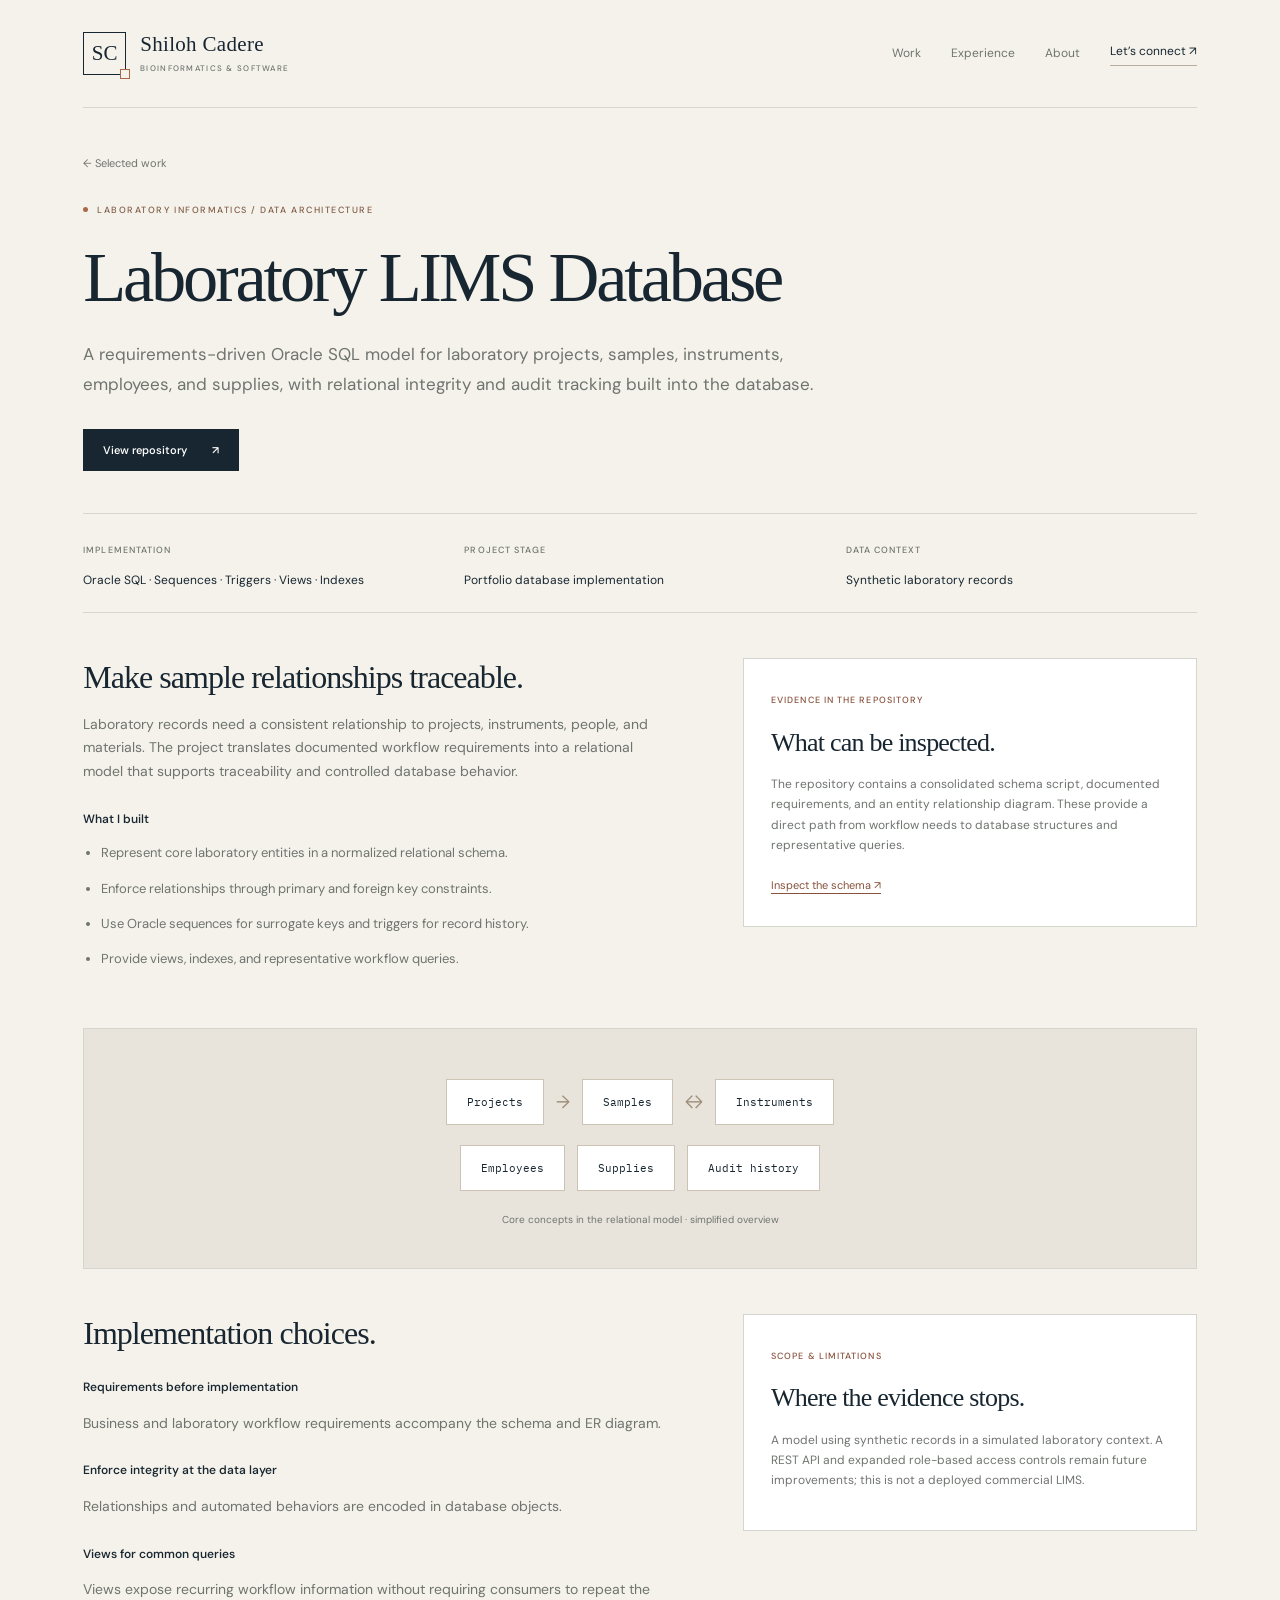
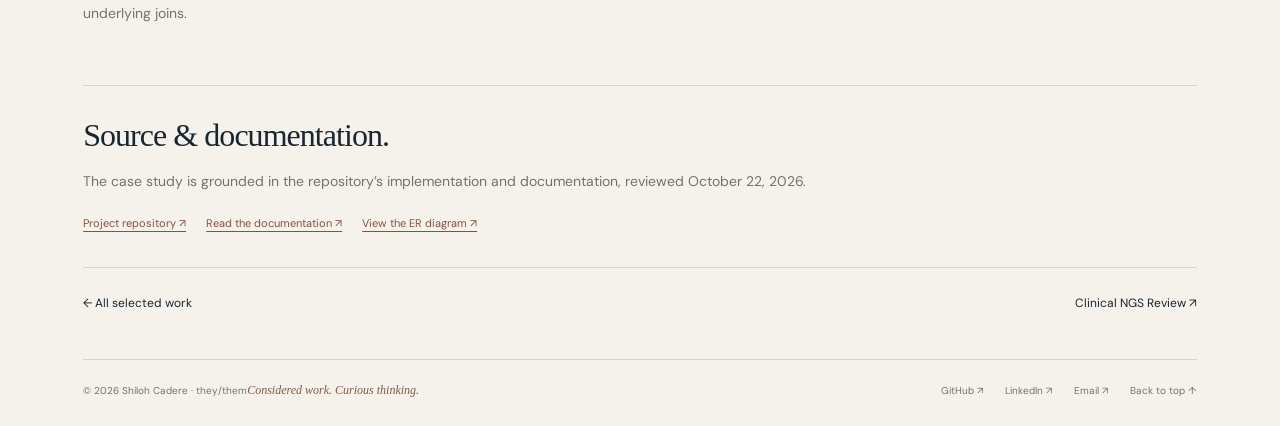
<file: work/laboratory-lims/index.html>
<!DOCTYPE html>

<html lang="en"><head><meta charset="utf-8"/><meta content="width=device-width,initial-scale=1" name="viewport"/><meta content="#172630" name="theme-color"/><meta content="A requirements-driven Oracle SQL model for laboratory projects, samples, instruments, employees, and supplies, with relational integrity and audit tracking built into the database." name="description"/><title>Laboratory LIMS Database | Shiloh Cadere</title><link href="/assets/favicon.svg" rel="icon" type="image/svg+xml"/><link href="/assets/style.css" rel="stylesheet"/></head><body id="top"><a class="skip" href="#main">Skip to content</a><div class="wrap"><header class="header"><a aria-label="Shiloh Cadere home" class="identity" href="/"><span aria-hidden="true" class="identity-mark">SC</span><span class="identity-name">Shiloh Cadere<small>Bioinformatics &amp; software</small></span></a><nav aria-label="Main navigation" class="nav"><a href="/#work">Work</a><a href="/#experience">Experience</a><a class="optional" href="/#about">About</a><a class="nav-contact" href="/#contact">Let’s connect ↗</a></nav></header></div><main class="wrap" id="main"><header class="case-head"><a class="breadcrumb" href="/#work">← Selected work</a><div class="eyebrow">Laboratory informatics / Data architecture</div><h1>Laboratory LIMS Database</h1><p>A requirements-driven Oracle SQL model for laboratory projects, samples, instruments, employees, and supplies, with relational integrity and audit tracking built into the database.</p><div class="actions"><a class="button" href="https://github.com/ShilohCadere/laboratory-lims-database" rel="noopener noreferrer" target="_blank">View repository <span>↗</span></a></div></header><div class="case-facts"><div><small>Implementation</small><p>Oracle SQL · Sequences · Triggers · Views · Indexes</p></div><div><small>Project stage</small><p>Portfolio database implementation</p></div><div><small>Data context</small><p>Synthetic laboratory records</p></div></div><section class="case-body"><div><h2>Make sample relationships traceable.</h2><p>Laboratory records need a consistent relationship to projects, instruments, people, and materials. The project translates documented workflow requirements into a relational model that supports traceability and controlled database behavior.</p><h3>What I built</h3><ul><li>Represent core laboratory entities in a normalized relational schema.</li><li>Enforce relationships through primary and foreign key constraints.</li><li>Use Oracle sequences for surrogate keys and triggers for record history.</li><li>Provide views, indexes, and representative workflow queries.</li></ul></div><aside class="evidence-box"><small>Evidence in the repository</small><h2>What can be inspected.</h2><p>The repository contains a consolidated schema script, documented requirements, and an entity relationship diagram. These provide a direct path from workflow needs to database structures and representative queries.</p><div class="source-list"><a href="https://github.com/ShilohCadere/laboratory-lims-database/blob/main/oracle_lims_schema.sql" rel="noopener noreferrer" target="_blank">Inspect the schema ↗</a></div></aside></section><div class="case-visual"><div class="matrix-visual"><div><span>Projects</span><strong>→</strong><span>Samples</span><strong>↔</strong><span>Instruments</span></div><div><span>Employees</span><span>Supplies</span><span>Audit history</span></div><p>Core concepts in the relational model · simplified overview</p></div></div><section class="case-body"><div><h2>Implementation choices.</h2><h3>Requirements before implementation</h3><p>Business and laboratory workflow requirements accompany the schema and ER diagram.</p><h3>Enforce integrity at the data layer</h3><p>Relationships and automated behaviors are encoded in database objects.</p><h3>Views for common queries</h3><p>Views expose recurring workflow information without requiring consumers to repeat the underlying joins.</p></div><aside class="evidence-box"><small>Scope &amp; limitations</small><h2>Where the evidence stops.</h2><p>A model using synthetic records in a simulated laboratory context. A REST API and expanded role-based access controls remain future improvements; this is not a deployed commercial LIMS.</p></aside></section><section class="case-section"><h2>Source &amp; documentation.</h2><p>The case study is grounded in the repository’s implementation and documentation, reviewed October 22, 2026.</p><div class="source-list"><a href="https://github.com/ShilohCadere/laboratory-lims-database" rel="noopener noreferrer" target="_blank">Project repository ↗</a><a href="https://github.com/ShilohCadere/laboratory-lims-database/blob/main/README.md" rel="noopener noreferrer" target="_blank">Read the documentation ↗</a><a href="https://github.com/ShilohCadere/laboratory-lims-database/blob/main/docs/LIMS_ERD.png" rel="noopener noreferrer" target="_blank">View the ER diagram ↗</a></div></section><div class="case-next"><a href="/#work">← All selected work</a><a href="/work/clinical-ngs-review/">Clinical NGS Review ↗</a></div></main><footer class="wrap"><div class="footer"><span>© 2026 Shiloh Cadere · they/them<span class="footer-signoff">Considered work. Curious thinking.</span></span><div class="footer-links"><a href="https://github.com/ShilohCadere" rel="noopener noreferrer" target="_blank">GitHub ↗</a><a href="https://www.linkedin.com/in/shilohsmithcadere/" rel="noopener noreferrer" target="_blank">LinkedIn ↗</a><a href="mailto:shilohcadere@gmail.com">Email ↗</a><a href="#top">Back to top ↑</a></div></div></footer></body></html>
</file>
<file: assets/style.css>
@import url('https://fonts.googleapis.com/css2?family=DM+Sans:wght@400;500;550;600;650;700&family=IBM+Plex+Mono:wght@400;500&display=swap');
:root{--paper:#f5f2eb;--white:#fbf9f4;--ink:#172630;--muted:#6f746f;--line:#d5d6ce;--copper:#a96949;--walnut:#805c46;--teal:#87513b;--mint:#e9e4da;--blue:#e8e7e0;--mono:'IBM Plex Mono',monospace;--body:'DM Sans',Arial,sans-serif;--head:Georgia,'Times New Roman',serif}*{box-sizing:border-box}html{scroll-behavior:smooth;scroll-padding-top:90px}body{margin:0;color:var(--ink);background:var(--paper);font:15px/1.7 var(--body)}a{color:inherit;text-underline-offset:4px}button{font:inherit;cursor:pointer}a,button{-webkit-tap-highlight-color:transparent}a:focus-visible,button:focus-visible{outline:3px solid #a96949;outline-offset:5px}img{max-width:100%}.wrap{max-width:1400px;padding:0 6.5%;margin:auto}.skip{position:absolute;top:-100px;left:15px;background:var(--ink);color:white;z-index:5;padding:10px}.skip:focus{top:10px}.header{height:96px;display:flex;align-items:center;justify-content:space-between;border-bottom:1px solid var(--line)}.identity{display:flex;align-items:center;gap:12px;text-decoration:none;font-size:15px;font-weight:650;letter-spacing:-.025em}.identity-mark{font:500 13px var(--mono);display:grid;place-items:center;height:35px;width:35px;background:var(--ink);color:#f5f2eb;border-radius:5px}.nav{display:flex;gap:30px;align-items:center;font-size:12px}.nav a{text-decoration:none;color:#6f746f}.nav a:hover{color:var(--teal)}.nav .nav-contact{color:var(--ink);border-bottom:1px solid #b7ac9d;padding-bottom:3px}.eyebrow{font:400 10px/1.6 var(--mono);letter-spacing:.11em;text-transform:uppercase;display:flex;align-items:center;gap:9px;color:var(--teal)}.eyebrow:before{content:'';width:5px;height:5px;background:var(--teal);display:inline-block}.hero{padding:70px 0 55px}.hero-grid{display:grid;grid-template-columns:1.3fr 1fr;gap:70px;align-items:center}.hero h1{font:550 clamp(45px,4.75vw,70px)/1.12 var(--head);letter-spacing:-.055em;margin:24px 0}.hero h1 span{color:var(--teal)}.intro{font-size:16px;color:var(--muted);max-width:540px;line-height:1.8;margin:0}.intro strong{color:var(--ink);font-weight:550}.actions{display:flex;gap:12px;flex-wrap:wrap;margin-top:29px}.button{padding:11px 19px;display:inline-flex;gap:25px;align-items:center;text-decoration:none;font-size:12px;font-weight:550;border:1px solid var(--ink);background:var(--ink);color:white;border-radius:3px}.button:hover{background:#30404a}.button.secondary{background:transparent;color:var(--ink);border-color:#c9c1b5}.button.secondary:hover{background:var(--white)}.code-composition{position:relative;padding:0 0 22px 15px}.code-composition:before{content:'';position:absolute;inset:-24px -20px 15px 45px;border:1px solid #c9b8a5;background:linear-gradient(90deg,#d9cdbd40 1px,transparent 1px),linear-gradient(#d9cdbd40 1px,transparent 1px);background-size:19px 19px;border-radius:6px;transform:rotate(5deg)}.code-window{position:relative;background:#172630;color:#e8e6df;border-radius:6px;box-shadow:0 18px 40px #392c2010;overflow:hidden;max-width:440px}.filebar{display:flex;justify-content:space-between;gap:10px;align-items:center;padding:14px 20px;border-bottom:1px solid #485156;font:10px var(--mono);color:#c2c4bd}.filebar span:last-child{color:#c8a88b;font-size:8px}.code-window pre{font:12px/1.95 var(--mono);padding:23px 24px;margin:0;white-space:pre-wrap}.code-key{color:#d3b69c}.code-value{color:#e3d4ae}.code-comment{color:#9ba9a9}.code-foot{padding:12px 20px;font:9px var(--mono);color:#bdc4c0;border-top:1px solid #485156}.code-caption{position:relative;max-width:440px;display:flex;justify-content:space-between;margin-top:15px;font-size:9px;color:var(--muted);gap:20px}.code-caption a{color:var(--teal)}.hero-meta{margin-top:45px;border-top:1px solid var(--line);padding-top:23px;display:flex;justify-content:space-between;gap:25px;font-size:11px;color:var(--muted)}.hero-meta strong{font-weight:500;color:var(--ink)}.availability{display:flex;align-items:center;gap:8px}.availability:before{content:'';width:6px;height:6px;background:#43866f;border-radius:50%}.section{padding:45px 0 55px;border-top:1px solid var(--line)}.section-head{display:flex;justify-content:space-between;align-items:end;gap:35px;margin-bottom:30px}.section-head h2,.section-heading{font:550 34px/1.2 var(--head);letter-spacing:-.045em;margin:12px 0 0}.section-head p{font-size:12px;max-width:330px;color:var(--muted);margin:0}.featured{display:grid;grid-template-columns:1fr 1fr;border:1px solid var(--line);background:var(--white);border-radius:5px;overflow:hidden}.project-copy{padding:35px 37px;display:flex;flex-direction:column}.project-number{font:9px var(--mono);color:var(--muted);letter-spacing:.04em;text-transform:uppercase}.project-copy h3{font:550 28px/1.2 var(--head);letter-spacing:-.04em;margin:19px 0 15px}.project-copy p{font-size:13px;line-height:1.8;color:var(--muted);margin:0 0 18px}.tags{display:flex;gap:7px;flex-wrap:wrap;margin:10px 0 20px}.tags span{font:9px var(--mono);border:1px solid var(--line);background:#f5f2eb;border-radius:3px;padding:5px 7px;color:#6b665c}.project-actions{display:flex;gap:20px;align-items:center;margin-top:auto}.textlink{font-size:11px;font-weight:550;text-decoration:none;display:inline-flex;gap:23px;align-items:center}.textlink:after{content:'↗';font-size:16px;font-weight:400}.project-actions a:last-child{font-size:10px;color:var(--muted);text-decoration:none}.review-art{background:#e8e3d8;padding:35px;display:flex;flex-direction:column;justify-content:center;position:relative;border-left:1px solid var(--line)}.art-caption{font:8px var(--mono);letter-spacing:.09em;text-transform:uppercase;color:#786e60;margin-bottom:25px}.review-layers{display:grid;grid-template-columns:1fr 1fr;gap:12px}.layer{padding:19px;background:#f8f5ee;border:1px solid #cec5b8;border-radius:4px}.layer small{display:block;font:8px var(--mono);color:#8a735e;margin-bottom:9px}.layer strong{font-size:12px;font-weight:500}.layer:last-child{background:#283943;color:white;border-color:#283943}.layer:last-child small{color:#d4c3af}.art-note{font-size:9px;color:#786e60;margin:20px 0 0}.project-grid{display:grid;grid-template-columns:1fr 1fr;gap:23px;margin-top:23px}.project-card{background:white;border:1px solid var(--line);border-radius:5px;overflow:hidden}.project-card .project-copy{min-height:300px}.project-card h3{font-size:25px}.pipeline-art{background:#e3e6e3;padding:25px 30px;height:185px;display:flex;justify-content:center;flex-direction:column;border-bottom:1px solid var(--line)}.flow-nodes{display:grid;grid-template-columns:repeat(3,1fr);gap:12px}.flow-nodes span{border:1px solid #c7cdc7;background:#f4f5ef;border-radius:3px;font:9px/1.5 var(--mono);padding:9px;text-align:center}.flow-nodes span:nth-child(3){background:#283943;color:white;border-color:#283943}.flow-foot{font:8px var(--mono);color:#6a746f;margin-top:12px;text-align:right}.barcode-art{height:185px;padding:25px 30px;background:#e7dfd2;border-bottom:1px solid var(--line)}.result-pair{display:flex;gap:25px;align-items:center;justify-content:space-between}.result-pair strong{font:500 35px var(--head);letter-spacing:-.05em}.result-pair small{font:8px var(--mono);display:block;color:#7e7465;margin-top:4px}.result-pair>span{color:#b4a594;font-size:20px}.result-pair>div:last-child strong{color:var(--teal)}.result-note{font-size:8px;color:#7e7465;margin-top:13px}.more-work{display:grid;grid-template-columns:1fr 1fr;gap:25px;margin-top:28px}.compact-project{padding:22px 0;border-top:1px solid var(--line)}.compact-project h3{font-size:16px;font-weight:550;margin:10px 0}.compact-project p{font-size:12px;color:var(--muted);margin:0 0 13px}.software{margin-top:8px;display:grid;grid-template-columns:1fr 1.2fr;border:1px solid var(--line);background:white;border-radius:5px;overflow:hidden}.software .project-copy{padding:35px}.software-screen{background:#e7e1d6;display:flex;align-items:center;padding:22px;border-left:1px solid var(--line)}.software-screen img{width:100%;height:auto;border:1px solid #c7bbaa;box-shadow:0 7px 20px #41312012;display:block}.section-subnote{font-size:10px;color:var(--muted);margin:15px 0 0}.experience-layout{display:grid;grid-template-columns:1fr 1.5fr;gap:90px}.experience-intro p{font-size:14px;color:var(--muted);margin-top:22px;max-width:350px}.timeline{margin-top:0}.job{padding:24px 0;border-top:1px solid var(--line)}.job:first-child{padding-top:0;border:0}.job-line{display:flex;justify-content:space-between;gap:20px;align-items:start}.job h3{font-size:16px;font-weight:550;margin:0}.job time{font:9px var(--mono);color:var(--muted);white-space:nowrap}.job-role{font-size:11px;color:var(--teal);margin-top:5px}.job p{font-size:12px;color:var(--muted);line-height:1.85;margin:13px 0 0}.education{padding:24px;margin-top:28px;border:1px solid var(--line);background:#eae5db;font-size:12px}.education strong{display:block;font-size:13px;font-weight:550}.education span{font-size:10px;color:var(--muted)}.education div+div{margin-top:15px}.toolkit{display:grid;grid-template-columns:repeat(3,1fr);gap:35px}.toolkit h3{font-size:13px;font-weight:550;margin:14px 0 10px}.toolkit small{font:9px var(--mono);color:var(--teal)}.toolkit p{font-size:12px;color:var(--muted);margin:0}.toolkit>div{border-top:2px solid #a5866d;padding-top:10px}.about-grid{display:grid;grid-template-columns:1fr 1.5fr;gap:90px}.about-copy p{font-size:14px;color:var(--muted);margin:0 0 18px}.personal-label{font:10px var(--mono);color:var(--teal);margin-top:22px}.studio-link{margin-top:22px;padding:23px;background:#eae5db;border:1px solid var(--line);border-radius:4px;display:flex;justify-content:space-between;align-items:center;gap:20px;font-size:12px}.studio-link small{display:block;color:var(--muted);font-size:10px;margin-top:4px}.studio-link a{white-space:nowrap}.contact{background:var(--ink);color:white;padding:48px 45px;border-radius:5px;display:flex;align-items:center;justify-content:space-between;gap:40px;margin:5px 0 50px}.contact .eyebrow{color:#d2b299}.contact .eyebrow:before{background:#d2b299}.contact h2{font:500 34px/1.2 var(--head);letter-spacing:-.04em;margin:15px 0}.contact p{font-size:12px;color:#c0c4bf;max-width:480px;margin:0}.contact-links{display:flex;flex-direction:column;gap:13px;min-width:160px}.contact-links a{text-decoration:none;font-size:12px;display:flex;justify-content:space-between;gap:20px}.contact-links a:first-child{padding-bottom:13px;border-bottom:1px solid #536065}.footer{border-top:1px solid var(--line);padding:22px 0 27px;display:flex;justify-content:space-between;gap:20px;align-items:center;font-size:10px;color:var(--muted)}.footer-links{display:flex;gap:22px}.footer a{text-decoration:none}.case-head{padding:42px 0}.breadcrumb{display:inline-block;font-size:11px;color:var(--muted);text-decoration:none;margin-bottom:30px}.case-head h1{font:550 clamp(38px,5vw,65px)/1.1 var(--head);letter-spacing:-.05em;margin:22px 0}.case-head>p{max-width:740px;font-size:17px;color:var(--muted);line-height:1.8}.case-facts{display:grid;grid-template-columns:1fr 1fr 1fr;border-top:1px solid var(--line);border-bottom:1px solid var(--line);padding:22px 0;gap:30px}.case-facts small{font:9px var(--mono);text-transform:uppercase;color:var(--muted)}.case-facts p{font-size:12px;margin:8px 0 0}.case-body{display:grid;grid-template-columns:1.3fr 1fr;gap:70px;padding:45px 0}.case-body h2,.case-section h2{font:550 26px/1.2 var(--head);letter-spacing:-.035em;margin:0 0 16px}.case-body p,.case-section p{font-size:14px;color:var(--muted)}.case-body h3{font-size:12px;font-weight:550;margin-top:25px}.case-body ul{padding-left:18px;font-size:13px;color:var(--muted)}.case-body li{margin:13px 0}.evidence-box{background:white;padding:27px;border:1px solid var(--line);border-radius:4px;align-self:start}.evidence-box small{font:9px var(--mono);color:var(--teal);text-transform:uppercase}.evidence-box h2{font-size:22px;margin-top:15px}.evidence-box p,.evidence-box li{font-size:12px}.case-visual{border:1px solid var(--line);border-radius:5px;overflow:hidden}.case-visual .review-art{min-height:300px;border:0}.case-visual .pipeline-art,.case-visual .barcode-art{height:auto;min-height:220px;border:0}.case-visual .result-pair{max-width:600px;margin:auto;width:100%}.case-visual .barcode-art>.art-caption,.case-visual .result-note{max-width:600px;margin:15px auto}.case-visual .flow-nodes{max-width:800px;margin:auto;width:100%}.case-visual .art-caption{font-size:10px}.case-visual .review-layers{max-width:750px;width:100%;margin:auto;grid-template-columns:repeat(4,1fr)}.case-visual .review-art .art-caption,.case-visual .review-art .art-note{max-width:750px;margin:15px auto;width:100%}.case-section{padding:30px 0;border-top:1px solid var(--line)}.source-list{display:flex;flex-wrap:wrap;gap:20px;margin:20px 0 5px}.source-list a{font-size:11px;color:var(--teal)}.case-note{font-size:11px!important;padding:20px 25px;background:#eae4d9;border-left:2px solid #a5866d;margin:20px 0 35px;color:#736656!important}.case-next{display:flex;justify-content:space-between;gap:20px;padding:25px 0 45px;border-top:1px solid var(--line);font-size:12px}.case-next a{text-decoration:none}.case-screenshot{margin:0}.case-screenshot img{display:block;width:100%;height:auto}.case-screenshot figcaption{font-size:10px;color:var(--muted);padding:12px 0}.case-code{padding:30px;background:#172630;color:#e8e6df;overflow:auto;margin:0;font:12px/1.9 var(--mono);white-space:pre-wrap}.data-table{border-collapse:collapse;width:100%;font-size:12px;margin:25px 0}.data-table td,.data-table th{border-bottom:1px solid var(--line);text-align:left;padding:12px 15px}.data-table th{font-weight:550;background:#e8efed}.matrix-visual{background:#e8e4db;padding:30px}.matrix-visual>div{display:flex;gap:12px;flex-wrap:wrap;max-width:750px;margin:20px auto;align-items:center;justify-content:center}.matrix-visual span{font:11px var(--mono);padding:15px 20px;background:white;border:1px solid #ccc3b5;border-radius:3px}.matrix-visual strong{font-weight:400;font-size:18px;color:#9e8d78}.matrix-visual p{font-size:10px;color:var(--muted);text-align:center}.filterbar{display:flex;gap:6px}.filterbar button{border:1px solid var(--line);background:none;border-radius:3px;padding:6px 10px;font-size:10px;color:var(--muted)}.filterbar button[aria-pressed=true]{background:var(--ink);color:white;border-color:var(--ink)}[hidden]{display:none!important}@media(max-width:1000px){.hero-grid{gap:35px}.hero h1{font-size:54px}.code-window pre{font-size:11px}.project-copy{padding:27px}.experience-layout,.about-grid{gap:45px}.software .project-copy{padding:28px}.software-screen{padding:15px}.nav{gap:20px}}@media(max-width:760px){.wrap{padding:0 5%}.hero-grid{grid-template-columns:1fr;gap:50px}.hero{padding-top:45px}.hero h1{font-size:58px;max-width:600px}.code-composition{max-width:500px;padding-left:0}.code-window{max-width:none}.code-composition:before{right:-5px}.code-window pre{font-size:12px}.code-caption{max-width:none}.hero-meta{flex-wrap:wrap;gap:12px}.featured,.software{grid-template-columns:1fr}.review-art{border-left:0;border-top:1px solid var(--line)}.software-screen{border-left:0;border-top:1px solid var(--line);padding:25px}.project-grid{gap:16px}.project-card .project-copy{min-height:340px}.result-pair strong{font-size:26px}.pipeline-art,.barcode-art{padding:22px 18px}.experience-layout,.about-grid,.case-body{grid-template-columns:1fr;gap:30px}.toolkit{gap:22px}.contact{padding:35px;display:block}.contact-links{margin-top:30px;max-width:260px}.section-head{align-items:start}.section-head p{max-width:280px}.case-visual .review-layers{grid-template-columns:1fr 1fr}.case-head>p{font-size:15px}}@media(max-width:520px){.header{height:84px}.identity{font-size:13px;gap:8px}.identity-mark{width:29px;height:29px;font-size:11px}.nav{gap:14px;font-size:10px}.nav .optional{display:none}.hero h1{font-size:46px;letter-spacing:-.055em}.intro{font-size:15px}.hero-meta{display:block}.hero-meta>div{margin-top:10px}.hero-meta>div:first-child{margin-top:0}.section{padding:35px 0 40px}.section-head{display:block;margin-bottom:25px}.section-head p{margin-top:15px;max-width:none}.section-head h2,.section-heading{font-size:30px}.project-grid,.more-work,.toolkit{grid-template-columns:1fr}.project-card .project-copy{min-height:0}.project-copy{padding:25px}.project-copy h3{font-size:25px}.project-actions{margin-top:10px}.review-art{padding:25px}.layer{padding:15px}.pipeline-art,.barcode-art{height:175px}.result-pair strong{font-size:36px}.result-pair{justify-content:space-around}.toolkit{gap:25px}.job time{font-size:8px}.job-line{gap:10px}.contact{padding:27px}.contact h2{font-size:29px}.footer{display:block}.footer-links{margin-top:15px;flex-wrap:wrap;gap:18px}.studio-link{display:block}.studio-link>a{margin-top:14px}.case-head{padding:30px 0}.case-head h1{font-size:42px}.case-facts{gap:15px;grid-template-columns:1fr 1fr}.case-facts>div:last-child{grid-column:1/-1}.case-body{padding:30px 0}.case-visual .flow-nodes{grid-template-columns:1fr 1fr}.case-visual .review-art{padding:22px}.case-next{font-size:11px}.filterbar{margin-top:18px}.code-composition{margin-right:7px}.hero .eyebrow{font-size:9px}.case-code{font-size:10px;padding:20px}.case-screenshot figcaption{font-size:9px}.more-work{gap:5px}}@media(prefers-reduced-motion:reduce){html{scroll-behavior:auto}*{transition:none!important}}

/* Complementary identity: Cadere palette, personal portfolio voice. */
.header{height:108px}.identity{gap:14px;letter-spacing:0}.identity-mark{position:relative;width:43px;height:43px;border:1px solid var(--ink);background:transparent;color:var(--ink);border-radius:0;font:400 21px var(--head)}.identity-mark:after{content:'';position:absolute;right:-5px;bottom:-5px;width:8px;height:8px;border:1px solid var(--copper);background:var(--paper)}.identity-name{font:400 21px/1.1 var(--head);letter-spacing:.015em}.identity-name small{display:block;font:500 8px/1.5 var(--body);letter-spacing:.16em;text-transform:uppercase;margin-top:6px;color:var(--muted)}.nav{font-size:12px;gap:30px}.eyebrow{font:500 9px/1.6 var(--body);letter-spacing:.17em}.eyebrow:before{background:var(--copper);border-radius:50%}.hero{padding-top:65px}.hero h1{font-family:var(--head);font-weight:400;letter-spacing:-.045em;font-size:clamp(48px,4.9vw,73px);line-height:1.08;margin:27px 0}.hero h1>span{font-style:italic;color:var(--copper)}.hero .intro{font-size:15px}.button{border-radius:0;font-size:11px;padding:11px 19px}.button.secondary{border-color:#c5bdb0}.code-composition:before{background:#eae4d880;border-color:#cfc5b5;inset:-18px -13px 20px 35px;transform:rotate(3deg);border-radius:0}.code-window{border-radius:0;box-shadow:0 12px 30px #38271910}.code-window pre{padding-top:24px;padding-bottom:24px}.filebar{font-size:9px}.code-caption{font-size:9px}.hero-meta{font-size:10px}.availability:before{background:var(--copper);width:5px;height:5px}.section-head h2,.section-heading{font-weight:400;font-size:39px;letter-spacing:-.035em}.section-head p{font-size:12px}.featured,.project-card,.software,.evidence-box,.education,.studio-link{border-radius:0}.project-copy h3{font-family:var(--head);font-size:31px;font-weight:400;letter-spacing:-.035em}.project-card h3{font-size:29px}.project-number{font:500 9px var(--body);letter-spacing:.14em}.tags span{font:400 9px var(--body);border-radius:0;padding:4px 8px}.layer{border-radius:0}.art-caption{font-size:8px}.review-art{padding:35px}.layer strong{font-size:12px}.flow-nodes span{border-radius:0}.barcode-art .result-pair strong{font-family:var(--head);font-weight:400;font-size:41px;letter-spacing:-.04em}.result-pair>div:last-child strong{color:var(--copper)}.compact-project h3{font-family:var(--head);font-size:24px;font-weight:400;letter-spacing:-.02em}.job h3{font-family:var(--head);font-size:24px;letter-spacing:-.025em;font-weight:400}.job-role{color:#87513b}.job time{font:400 9px var(--body);letter-spacing:.06em}.education{background:#eae5db}.toolkit>div{border-top:1px solid #a5866d}.toolkit h3{font-family:var(--head);font-weight:400;font-size:23px;letter-spacing:-.025em}.toolkit small{font:500 9px var(--body);letter-spacing:.1em}.personal-label{font:500 9px var(--body);letter-spacing:.14em}.contact{border-radius:0;padding:45px}.contact h2{font-weight:400;font-size:37px}.contact .eyebrow:before{background:#d2b299}.footer{font-size:10px}.footer-signoff{font:italic 12px var(--head);color:var(--walnut)}.case-head h1{font-weight:400;font-size:clamp(45px,5.5vw,78px);letter-spacing:-.045em}.case-head .eyebrow{color:var(--walnut)}.case-head .tags span{font-family:var(--body)}.case-facts small{font:500 9px var(--body);letter-spacing:.12em}.case-body h2,.case-section h2{font-weight:400;font-size:32px;letter-spacing:-.03em}.evidence-box h2{font-size:26px}.evidence-box small{font:500 9px var(--body);letter-spacing:.12em}.case-body h3{font-size:12px}.case-visual{border-radius:0}.matrix-visual span{border-radius:0}.case-note{border-left-color:var(--copper)}
@media(max-width:1000px){.hero h1{font-size:58px}.hero-grid{gap:40px}.identity-name{font-size:20px}}
@media(max-width:760px){.hero h1{font-size:68px;max-width:650px}.hero{padding-top:45px}.code-composition{max-width:500px}.code-composition:before{right:-5px}.contact{padding:35px}.section-head h2,.section-heading{font-size:37px}}
@media(max-width:520px){.header{height:96px}.identity-mark{width:33px;height:33px;font-size:18px}.identity{gap:11px}.identity-name{font-size:17px}.identity-name small{font-size:6px;letter-spacing:.1em;margin-top:5px}.nav{font-size:10px;gap:12px}.hero h1{font-size:46px;letter-spacing:-.045em}.hero .intro{font-size:15px}.hero .eyebrow{font-size:8px;letter-spacing:.12em}.section-head h2,.section-heading{font-size:34px}.project-copy h3,.project-card h3{font-size:29px}.barcode-art .result-pair strong{font-size:39px}.contact{padding:27px}.contact h2{font-size:32px}.job h3{font-size:23px}.case-head h1{font-size:45px}.case-body h2,.case-section h2{font-size:29px}.evidence-box h2{font-size:25px}.footer-signoff{display:block;margin-top:6px}.code-caption{font-size:8px}}
</file>
